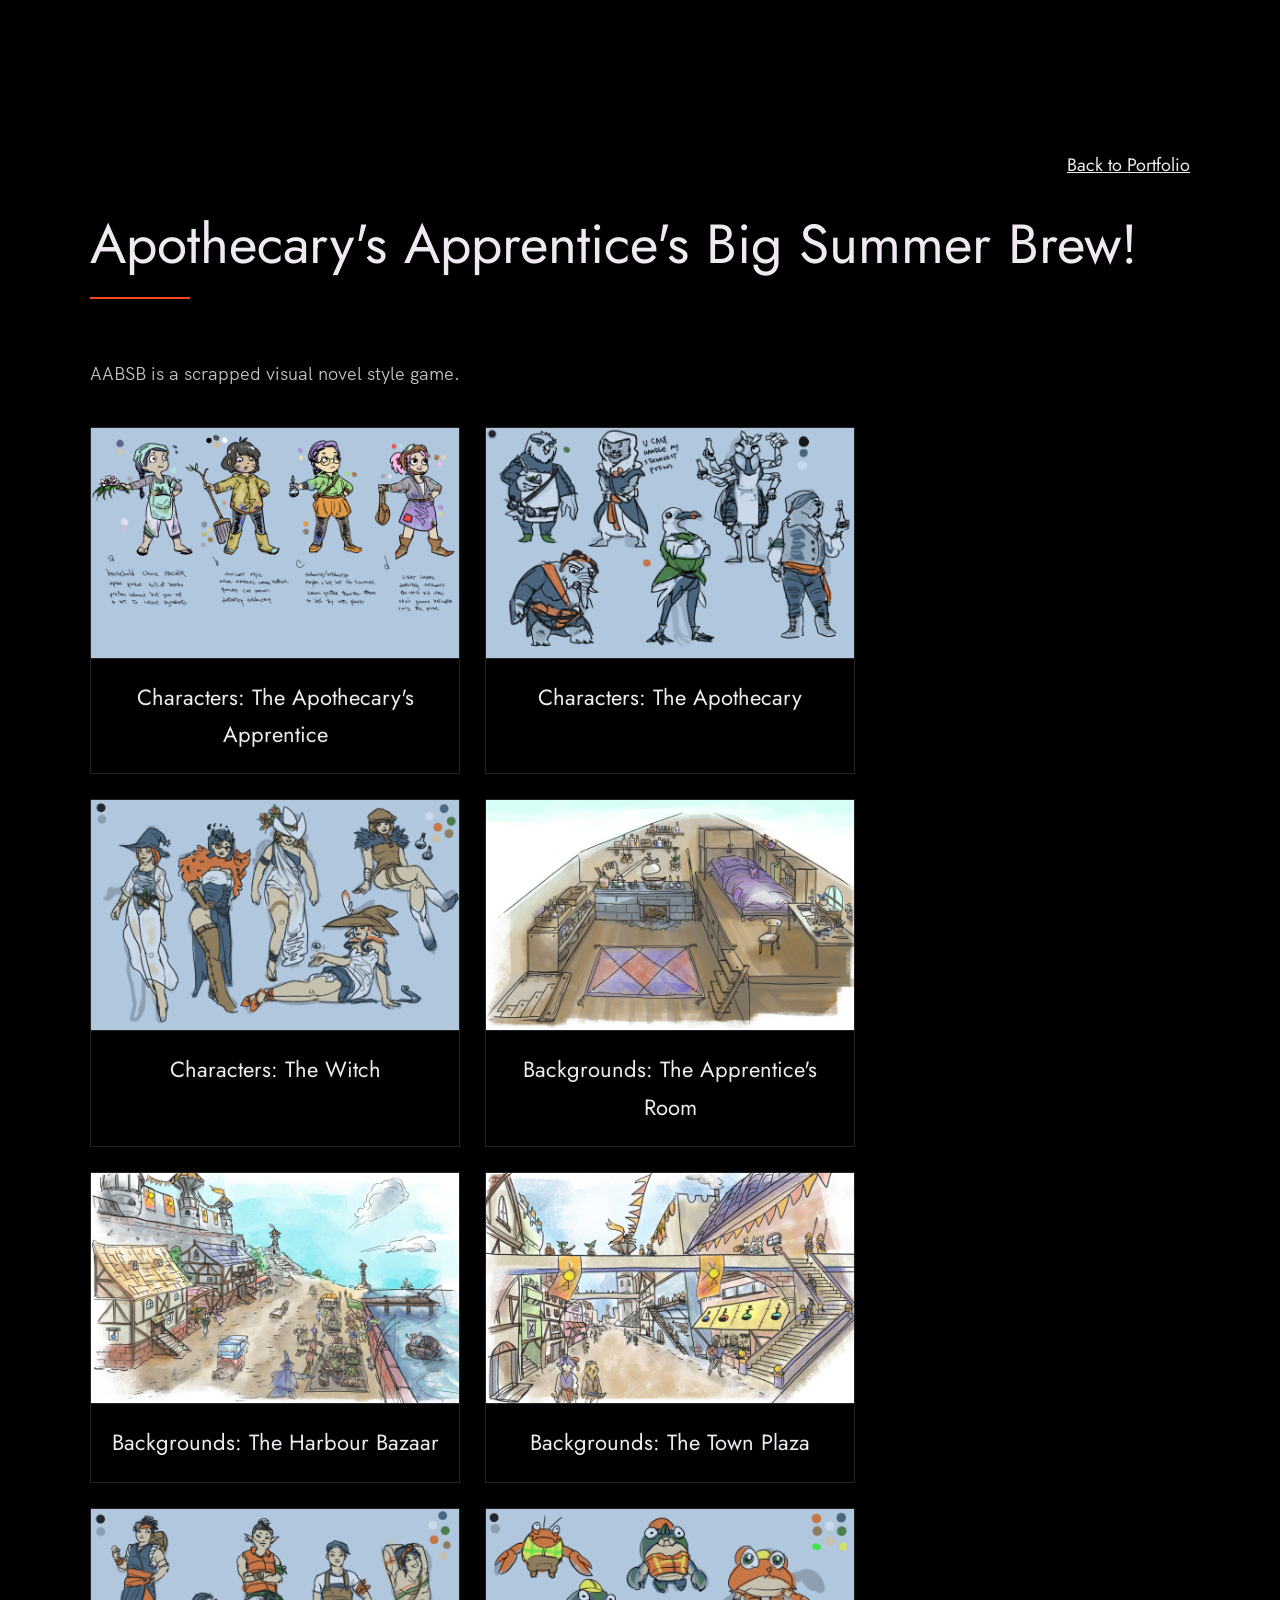
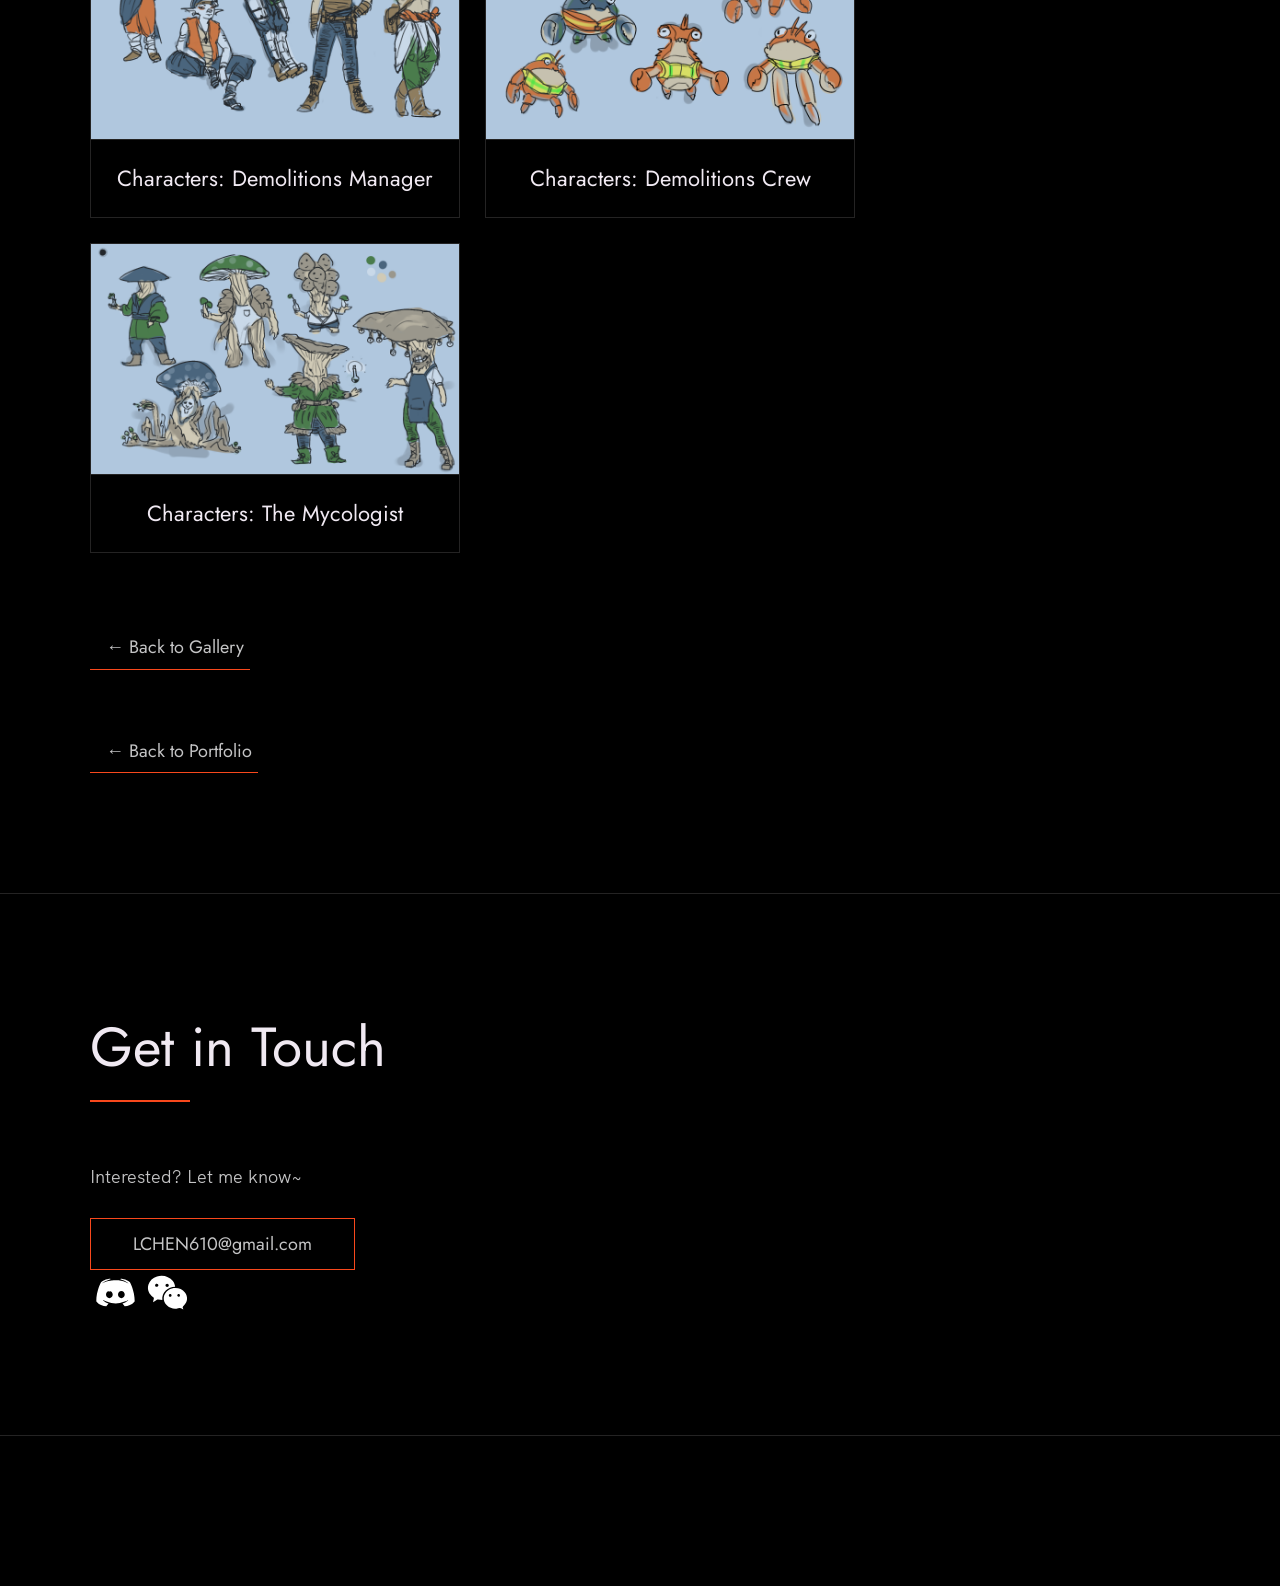
<file: aabsb.html>
<!--

    empty space for peace of mind

-->

<!DOCTYPE html>
<html lang="en">

<head>
    <meta charset="UTF-8" />
    <meta name="viewport" content="width=device-width, initial-scale=1.0" />
    <link rel="shortcut icon" type="image/png" href="./images/favicon.png" />

    <title>
        Leon Ru-Liang Chen | Artwork
    </title>

    <meta name="description" content="Artwork gallery of Leon Ru-Liang Chen.">
    <meta name="keywords" content="Leon Chen, artwork, illustration, character design, concept art" />
    <link rel="stylesheet" href="style.css" />
</head>

<body>


    <main role="main">

        <!-- ***** Simple Header ***** -->

        <section class="gallery-section" id="gallery">
            <div class="row">




                <!-- ***** Artwork Gallery ***** -->
                <nav class="nav" role="navigation">
                    <a href="index.html">Back to Portfolio</a>
                    </ul>
                </nav>
                <h2>Apothecary's Apprentice's Big Summer Brew!</h2>
                <p>AABSB is a scrapped visual novel style game.</p>

                <div class="gallery">

                    <div class="gallery-item">
                        <a target="_blank" href="./images/projects/gallery/aabsb/char_apprentice.png">
                            <img src="./images/projects/gallery/aabsb/char_apprentice.png" alt="The Apothecary's Apprentice">
                        </a>
                        <div class="desc">Characters: The Apothecary's Apprentice</div>
                    </div>

                    <div class="gallery-item">
                        <a target="_blank" href="./images/projects/gallery/aabsb/char_apothecary.png">
                            <img src="./images/projects/gallery/aabsb/char_apothecary.png" alt="The Apothecary">
                        </a>
                        <div class="desc">Characters: The Apothecary</div>
                    </div>

                    <div class="gallery-item">
                        <a target="_blank" href="./images/projects/gallery/aabsb/char_witch.png">
                            <img src="./images/projects/gallery/aabsb/char_witch.png" alt="The Witch">
                        </a>
                        <div class="desc">Characters: The Witch</div>
                    </div>

                    <div class="gallery-item">
                        <a target="_blank" href="./images/projects/gallery/aabsb/bg_room.png">
                            <img src="./images/projects/gallery/aabsb/bg_room.png" alt="The Apprentice's Room">
                        </a>
                        <div class="desc">Backgrounds: The Apprentice's Room</div>
                    </div>


                    <div class="gallery-item">
                        <a target="_blank" href="./images/projects/gallery/aabsb/bg_harbour.png">
                            <img src="./images/projects/gallery/aabsb/bg_harbour.png" alt="The Harbour">
                        </a>
                        <div class="desc">Backgrounds: The Harbour Bazaar</div>
                    </div>

                    <div class="gallery-item">
                        <a target="_blank" href="./images/projects/gallery/aabsb/bg_plaza.png">
                            <img src="./images/projects/gallery/aabsb/bg_plaza.png" alt="The Town Plaza">
                        </a>
                        <div class="desc">Backgrounds: The Town Plaza</div>
                    </div>

                    <div class="gallery-item">
                        <a target="_blank" href="./images/projects/gallery/aabsb/char_demolitions.png">
                            <img src="./images/projects/gallery/aabsb/char_demolitions.png" alt="Demolitions Manager">
                        </a>
                        <div class="desc">Characters: Demolitions Manager</div>
                    </div>

                    <div class="gallery-item">
                        <a target="_blank" href="./images/projects/gallery/aabsb/char_crab.png">
                            <img src="./images/projects/gallery/aabsb/char_crab.png" alt="Demolitions Crew">
                        </a>
                        <div class="desc">Characters: Demolitions Crew</div>
                    </div>

                    <div class="gallery-item">
                        <a target="_blank" href="./images/projects/gallery/aabsb/char_mycologist.png">
                            <img src="./images/projects/gallery/aabsb/char_mycologist.png" alt="The Mycologist">
                        </a>
                        <div class="desc">Characters: The Mycologist</div>
                    </div>


                    <!-- Add more artwork items here following the same pattern -->

                </div>

                <div class="project__links">
                    <a href="gallery.html#gallery" class="link__text">
                    <span>&larr;</span> Back to Gallery
                    </a>
                </div>

                <div class="project__links">
                    <a href="index.html#gallery" class="link__text">
                     <span>&larr;</span>  Back to Portfolio
                    </a>
                </div>

            </div>
        </section>

    </main>

    <!-- ***** Contact ***** -->

    <section class="contact" id="contact">
        <div class="row">
            <h2>Get in Touch</h2>
            <div class="contact__info">
                <p>
                    Interested? Let me know~
                </p>
                <a href="mailto:LCHEN610@gmail.com" class="btn">LCHEN610@gmail.com</a>

                <br>

                <a href="https://discord.com/users/313151250902417408" class="soc-icon" target="_blank" title="DM me on Discord">
                    <img src="./images/discord.svg" class="soc-icon__img" alt="Discord">
                </a>

                <a href="https://drive.google.com/file/d/1RKU5MowxjLIseKPr7pdMy1858zYE_E1R/view?usp=sharing" class="soc-icon" target="_blank" title="my WeChat QR">
                    <img src="./images/wechat.svg" class="soc-icon__img" alt="WeChat">
                </a>
            </div>
        </div>
    </section>

    <!-- ***** Footer ***** -->

    <footer role="contentinfo" class="footer">
        <div class="row">
            <ul class="footer__social-links">
            </ul>
        </div>
    </footer>

    <a href="#top" class="back-to-top" title="Back to Top">
        <img src="./images/arrow-up.svg" alt="Back to Top" class="back-to-top__image" />
    </a>
    <script src="./index.js"></script>
</body>

</html>
</file>
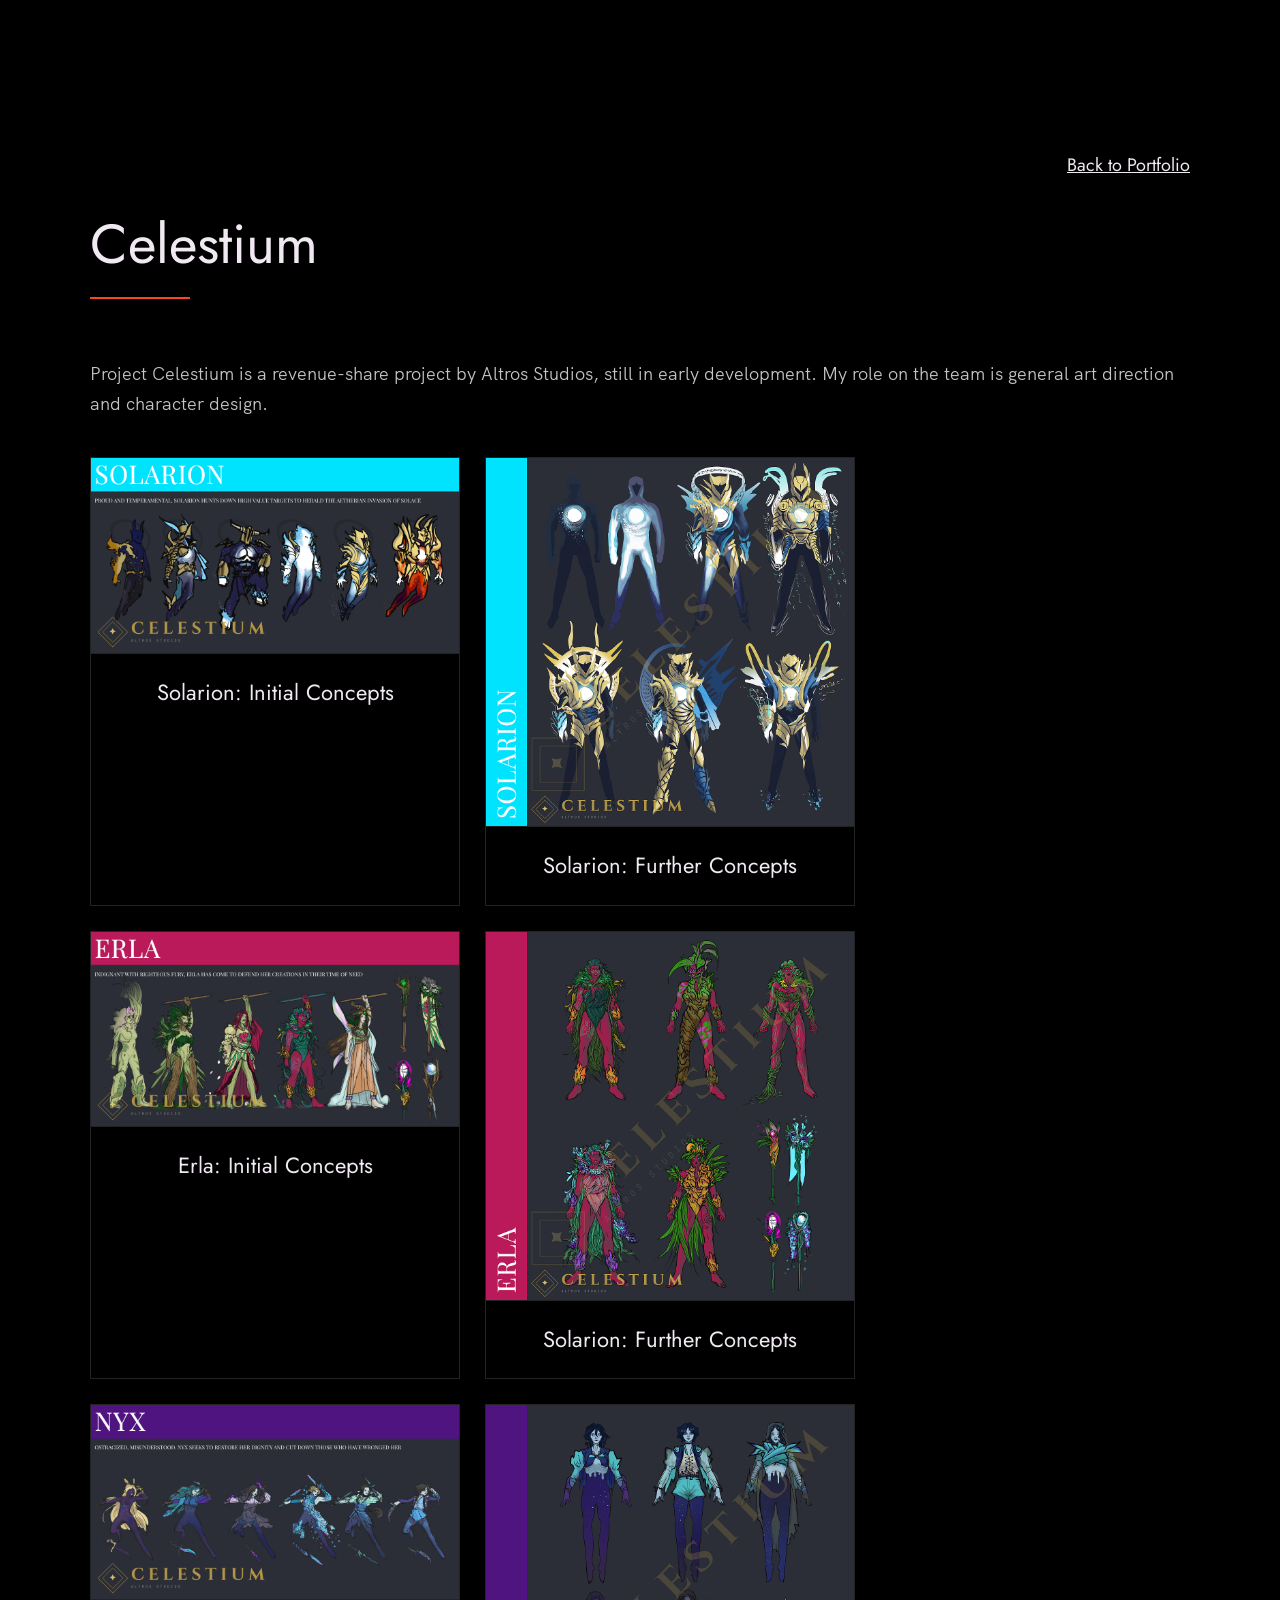
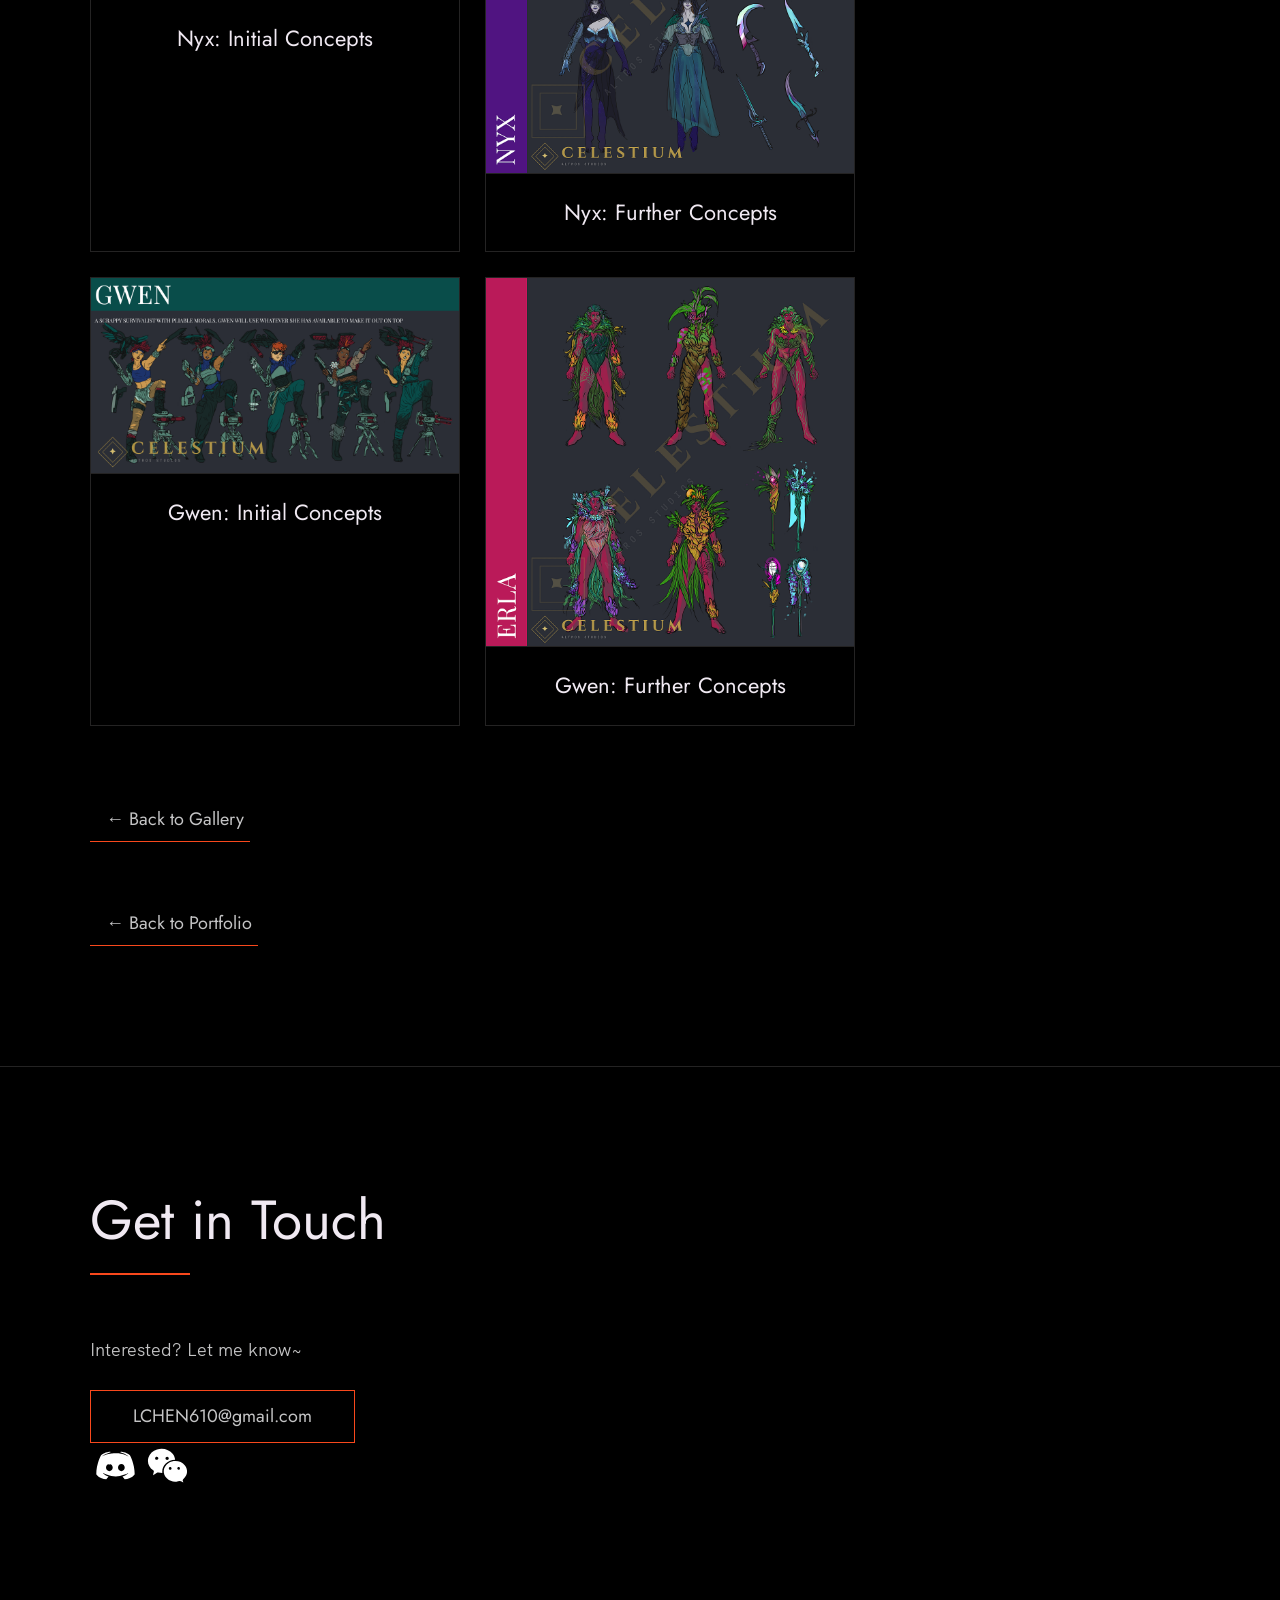
<file: celestium.html>
<!--

    empty space for peace of mind

-->

<!DOCTYPE html>
<html lang="en">

<head>
    <meta charset="UTF-8" />
    <meta name="viewport" content="width=device-width, initial-scale=1.0" />
    <link rel="shortcut icon" type="image/png" href="./images/favicon.png" />

    <title>
        Leon Ru-Liang Chen | Artwork
    </title>

    <meta name="description" content="Artwork gallery of Leon Ru-Liang Chen.">
    <meta name="keywords" content="Leon Chen, artwork, illustration, character design, concept art" />
    <link rel="stylesheet" href="style.css" />
</head>

<body>


    <main role="main">

        <!-- ***** Simple Header ***** -->

        <section class="gallery-section" id="gallery">
            <div class="row">




                <!-- ***** Artwork Gallery ***** -->
                <nav class="nav" role="navigation">
                    <a href="index.html">Back to Portfolio</a>
                    </ul>
                </nav>

                <h2>Celestium</h2>
                <p>Project Celestium is a revenue-share project by Altros Studios, still in early development. My role on the team is general art direction and character design.</p>

                <div class="gallery">

                    <div class="gallery-item">
                        <a target="_blank" href="./images/projects/gallery/celestium/solarion_1.png">
                            <img src="./images/projects/gallery/celestium/solarion_1.png" alt="Solarion">
                        </a>
                        <div class="desc">Solarion: Initial Concepts</div>
                    </div>

                    <div class="gallery-item">
                        <a target="_blank" href="./images/projects/gallery/celestium/solarion_2.png">
                            <img src="./images/projects/gallery/celestium/solarion_2.png" alt="Solarion 2">
                        </a>
                        <div class="desc">Solarion: Further Concepts</div>
                    </div>

                    <div class="gallery-item">
                        <a target="_blank" href="./images/projects/gallery/celestium/erla_1.png">
                            <img src="./images/projects/gallery/celestium/erla_1.png" alt="Erla">
                        </a>
                        <div class="desc">Erla: Initial Concepts</div>
                    </div>

                    <div class="gallery-item">
                        <a target="_blank" href="./images/projects/gallery/celestium/erla_2.png">
                            <img src="./images/projects/gallery/celestium/erla_2.png" alt="Erla 2">
                        </a>
                        <div class="desc">Solarion: Further Concepts</div>
                    </div>


                    <div class="gallery-item">
                        <a target="_blank" href="./images/projects/gallery/celestium/nyx_1.png">
                            <img src="./images/projects/gallery/celestium/nyx_1.png" alt="Nyx">
                        </a>
                        <div class="desc">Nyx: Initial Concepts</div>
                    </div>

                    <div class="gallery-item">
                        <a target="_blank" href="./images/projects/gallery/celestium/nyx_2.png">
                            <img src="./images/projects/gallery/celestium/nyx_2.png" alt="Nyx 2">
                        </a>
                        <div class="desc">Nyx: Further Concepts</div>
                    </div>


                    <div class="gallery-item">
                        <a target="_blank" href="./images/projects/gallery/celestium/gwen_1.png">
                            <img src="./images/projects/gallery/celestium/gwen_1.png" alt="Gwen">
                        </a>
                        <div class="desc">Gwen: Initial Concepts</div>
                    </div>

                    <div class="gallery-item">
                        <a target="_blank" href="./images/projects/gallery/celestium/erla_2.png">
                            <img src="./images/projects/gallery/celestium/erla_2.png" alt="Erla 2">
                        </a>
                        <div class="desc">Gwen: Further Concepts</div>
                    </div>



                    <!-- Add more artwork items here following the same pattern -->

                </div>


                <div class="project__links">
                    <a href="gallery.html#gallery" class="link__text">
                        <span>&larr;</span> Back to Gallery
                    </a>
                </div>

                <div class="project__links">
                    <a href="index.html#gallery" class="link__text">
                        <span>&larr;</span>  Back to Portfolio
                    </a>
                </div>

            </div>
        </section>

    </main>

    <!-- ***** Contact ***** -->

    <section class="contact" id="contact">
        <div class="row">
            <h2>Get in Touch</h2>
            <div class="contact__info">
                <p>
                    Interested? Let me know~
                </p>
                <a href="mailto:LCHEN610@gmail.com" class="btn">LCHEN610@gmail.com</a>

                <br>

                <a href="https://discord.com/users/313151250902417408" class="soc-icon" target="_blank" title="DM me on Discord">
                    <img src="./images/discord.svg" class="soc-icon__img" alt="Discord">
                </a>

                <a href="https://drive.google.com/file/d/1RKU5MowxjLIseKPr7pdMy1858zYE_E1R/view?usp=sharing" class="soc-icon" target="_blank" title="my WeChat QR">
                    <img src="./images/wechat.svg" class="soc-icon__img" alt="WeChat">
                </a>
            </div>
        </div>
    </section>

    <!-- ***** Footer ***** -->

    <footer role="contentinfo" class="footer">
        <div class="row">
            <ul class="footer__social-links">
            </ul>
        </div>
    </footer>

    <a href="#top" class="back-to-top" title="Back to Top">
        <img src="./images/arrow-up.svg" alt="Back to Top" class="back-to-top__image" />
    </a>
    <script src="./index.js"></script>
</body>

</html>
</file>
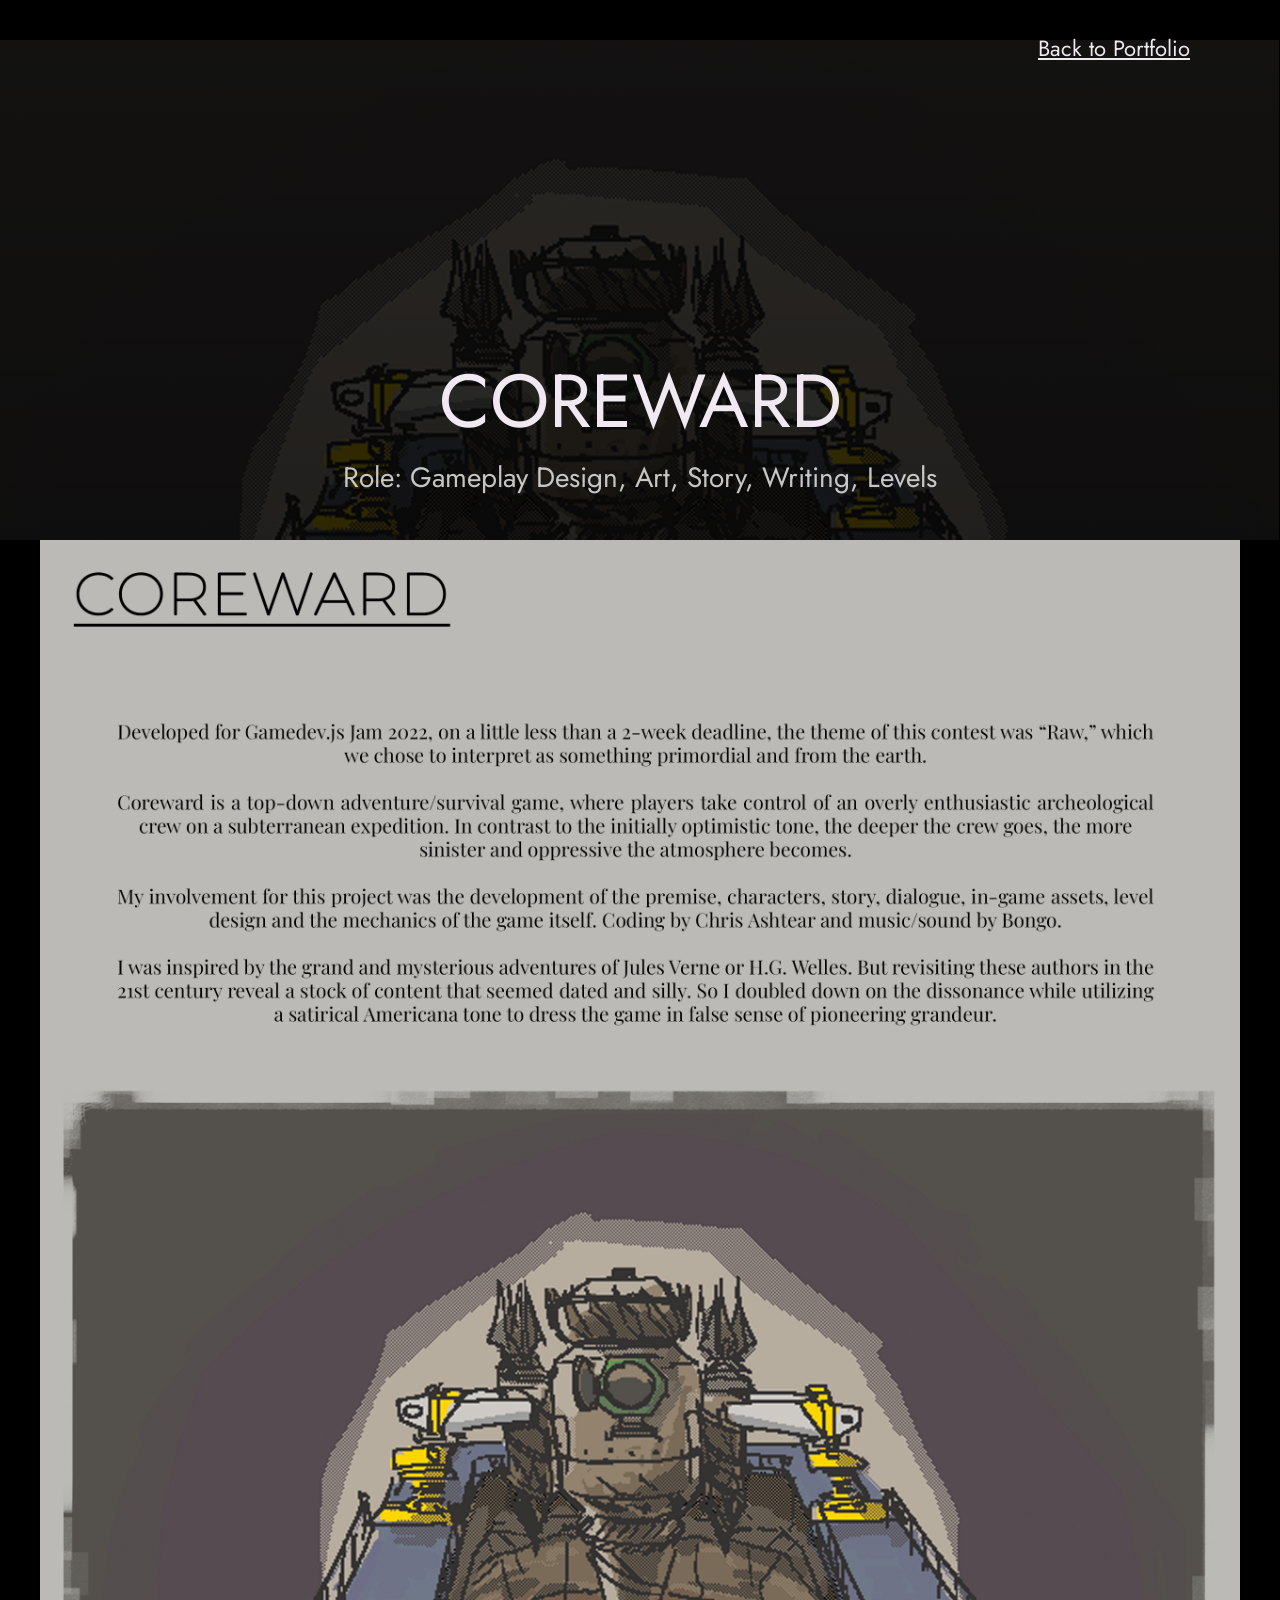
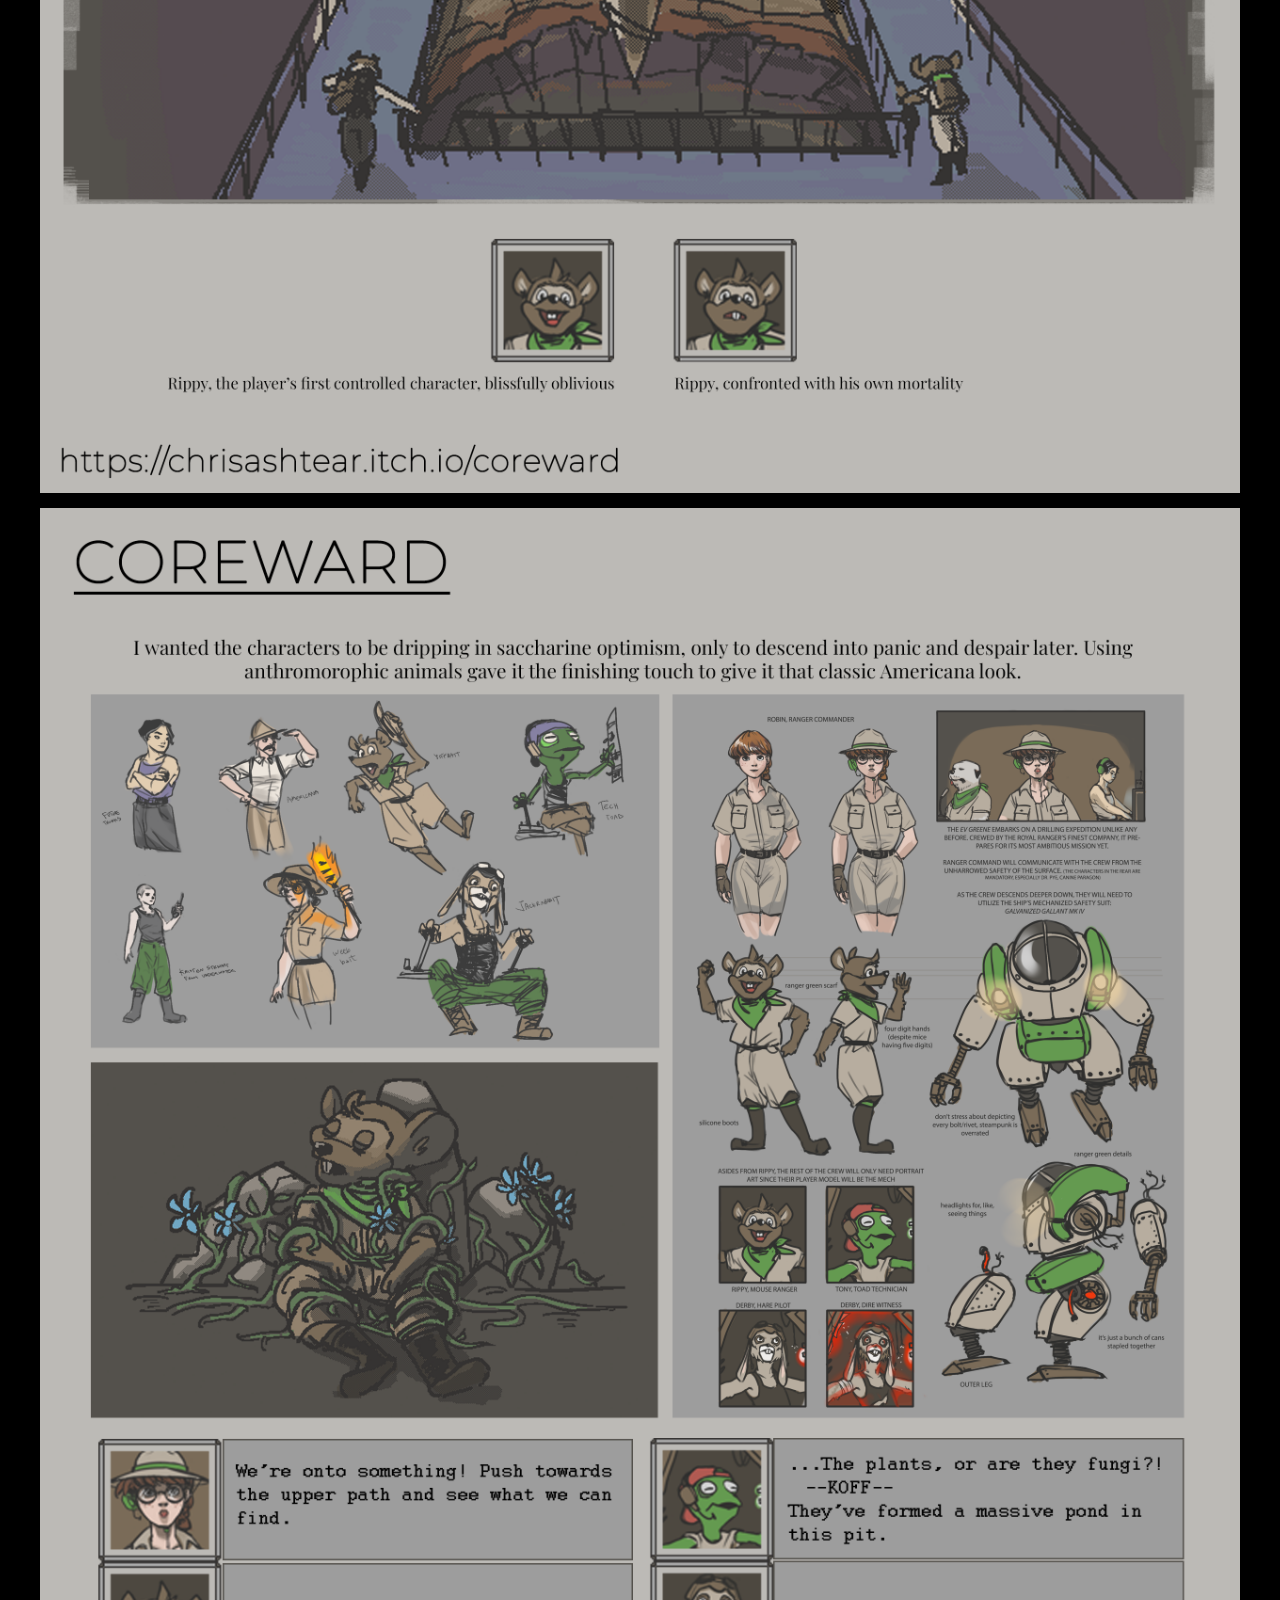
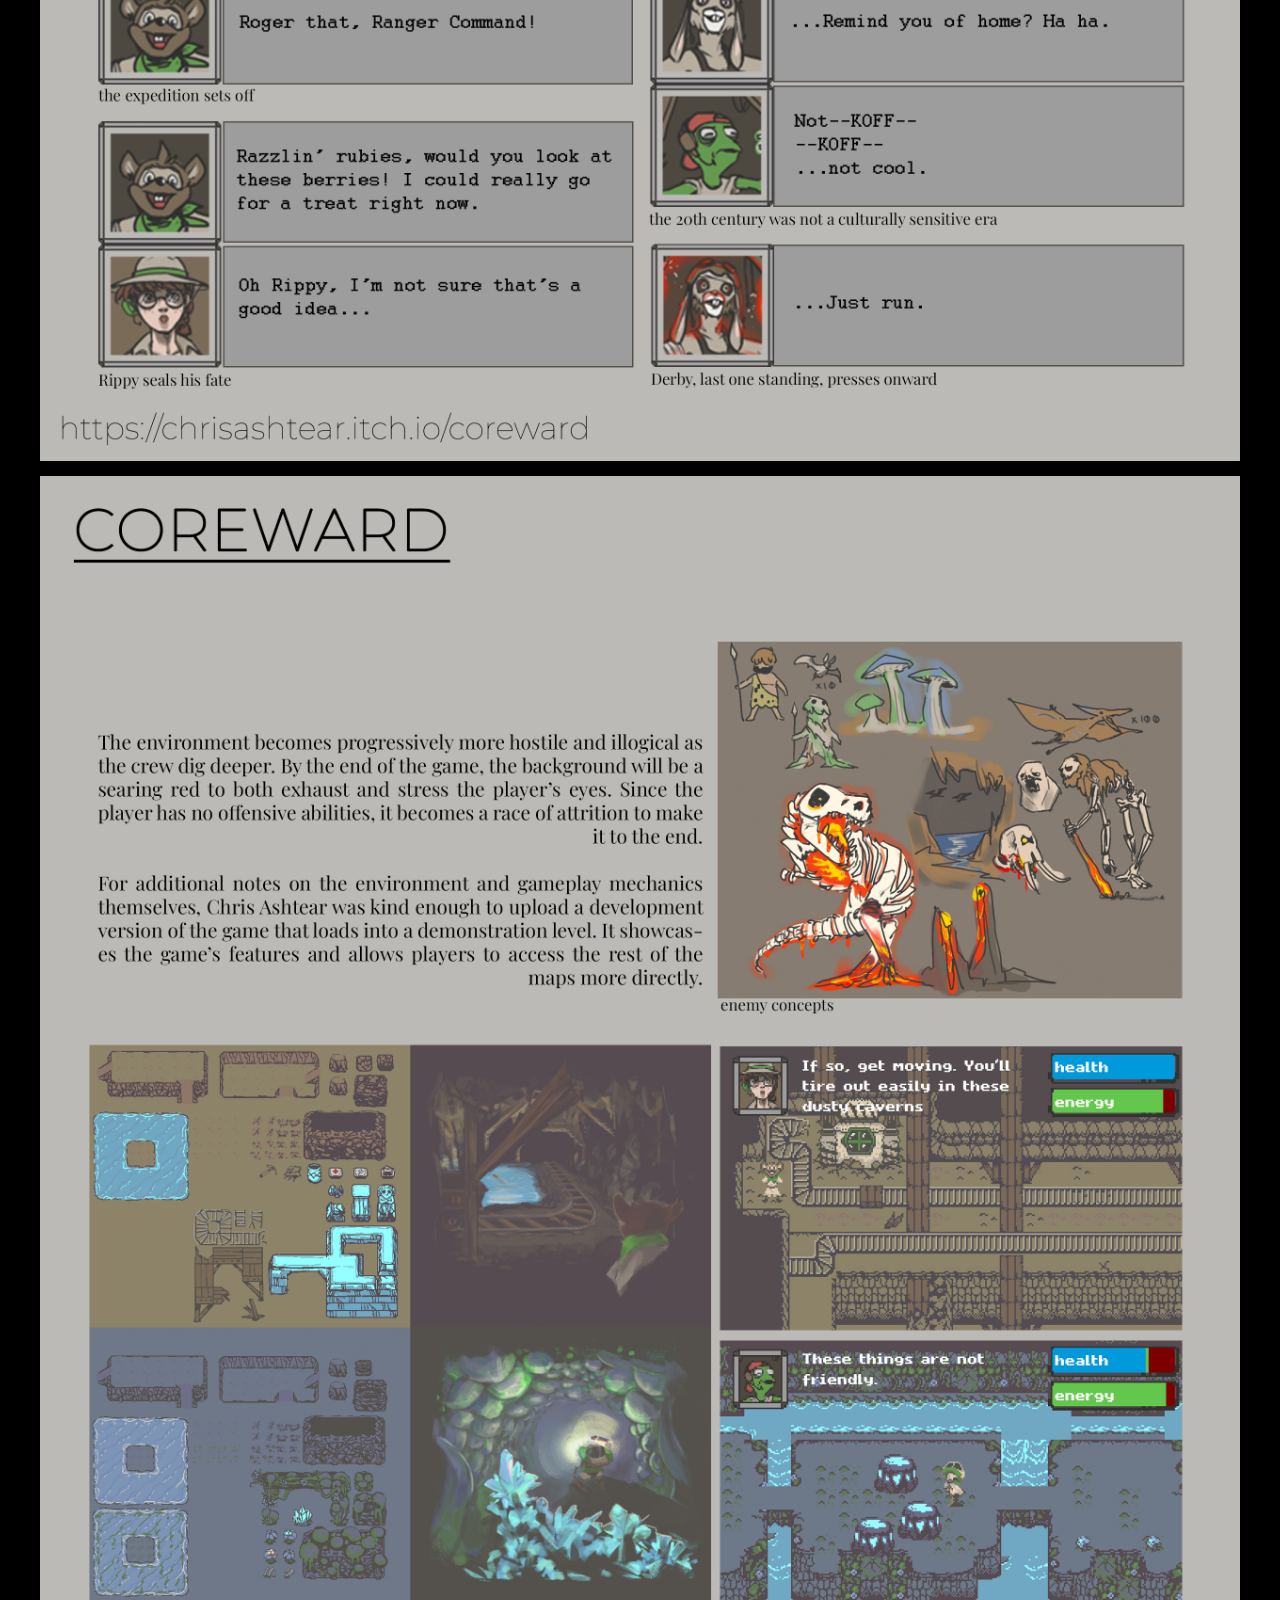
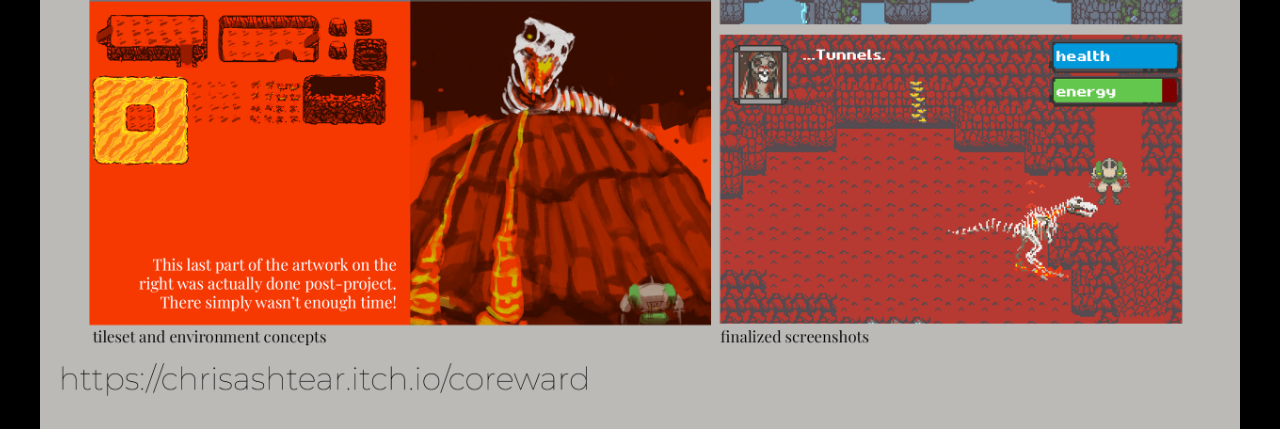
<file: coreward.html>
<!DOCTYPE html>
<html lang="en">

<head>
    <meta charset="UTF-8" />
    <meta name="viewport" content="width=device-width, initial-scale=1.0" />
    <link rel="shortcut icon" type="image/png" href="./images/favicon.png" />

    <!-- Put your site title here -->
    <title>
        COREWARD
    </title>

    <meta name="description" content="Add small description of yourslef.">
    <!-- Add some coding keywords below, Ex: (React, CSS etc) -->
    <meta name="keywords" content="Put your name, skills and some coding keywords" />
    <link rel="stylesheet" href="style.css" />
</head>

<body>

    <!-- ***** Header ***** -->

    <header class="project-header" role="banner" id="top" style="--header-image:url('./images/projects/coreward/coreward_header.png');">
        <div class="row">
            <nav class="nav" role="navigation">
                <a href="index.html">Back to Portfolio</a>
            </nav>
        </div>

        <div class="header__text" style="left: 50%; transform: translate(-50%, -50%); text-align: center; width: 100%;">
            <h1 class="heading-primary">
                <span>COREWARD</span>
            </h1>
            <p style="text-align: center !important; width: 100%; margin-left: auto; margin-right: auto; display: block;">
                Role: Gameplay Design, Art, Story, Writing, Levels
            </p>
        </div>

    </header>

    <div class="port-slider">


        <img src="./images/projects/coreward/coreward1.png" class="project__image" />

        <img src="./images/projects/coreward/coreward2.png" class="project__image" />

        <img src="./images/projects/coreward/coreward3.png" class="project__image" />


    </div>




    <a href="#top" class="back-to-top" title="Back to Top">
        <img src="./images/arrow-up.svg" alt="Back to Top" class="back-to-top__image" />
    </a>
    <script src="./index.js"></script>


</body>







</html>
</file>
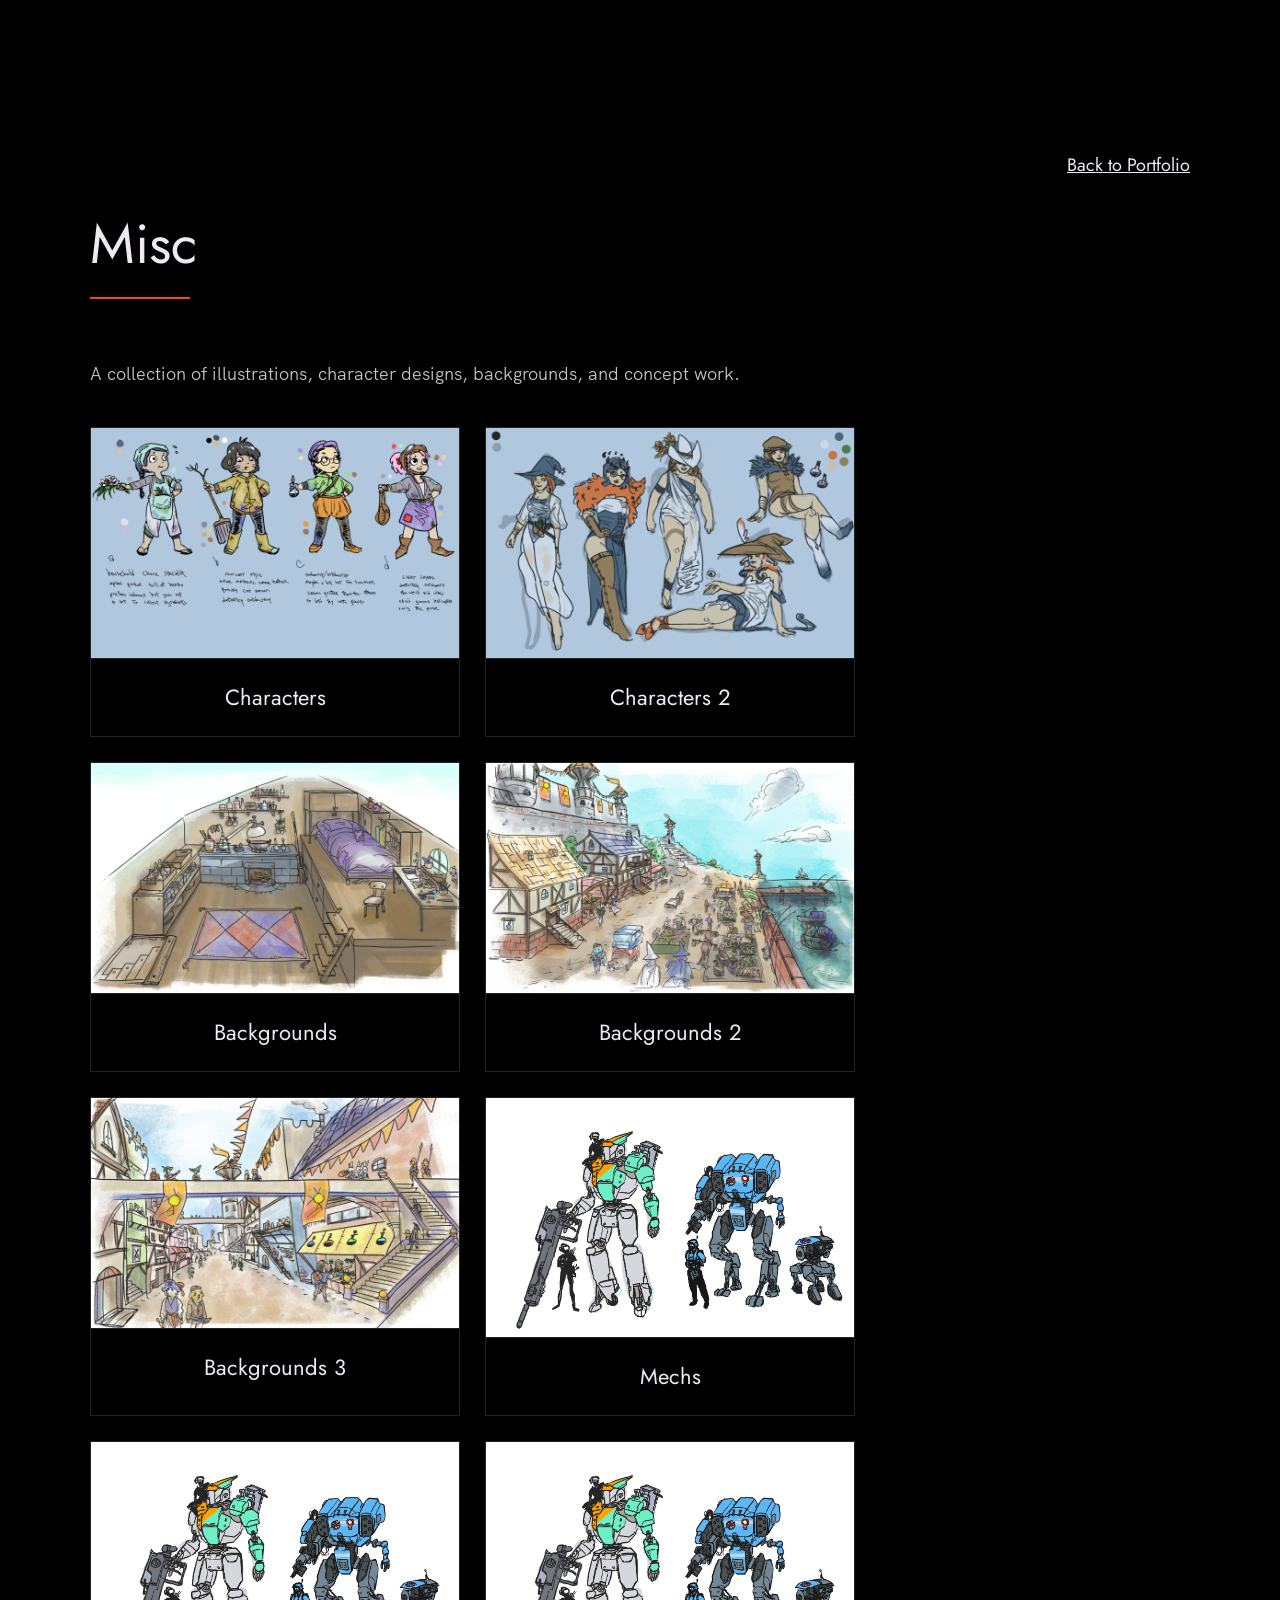
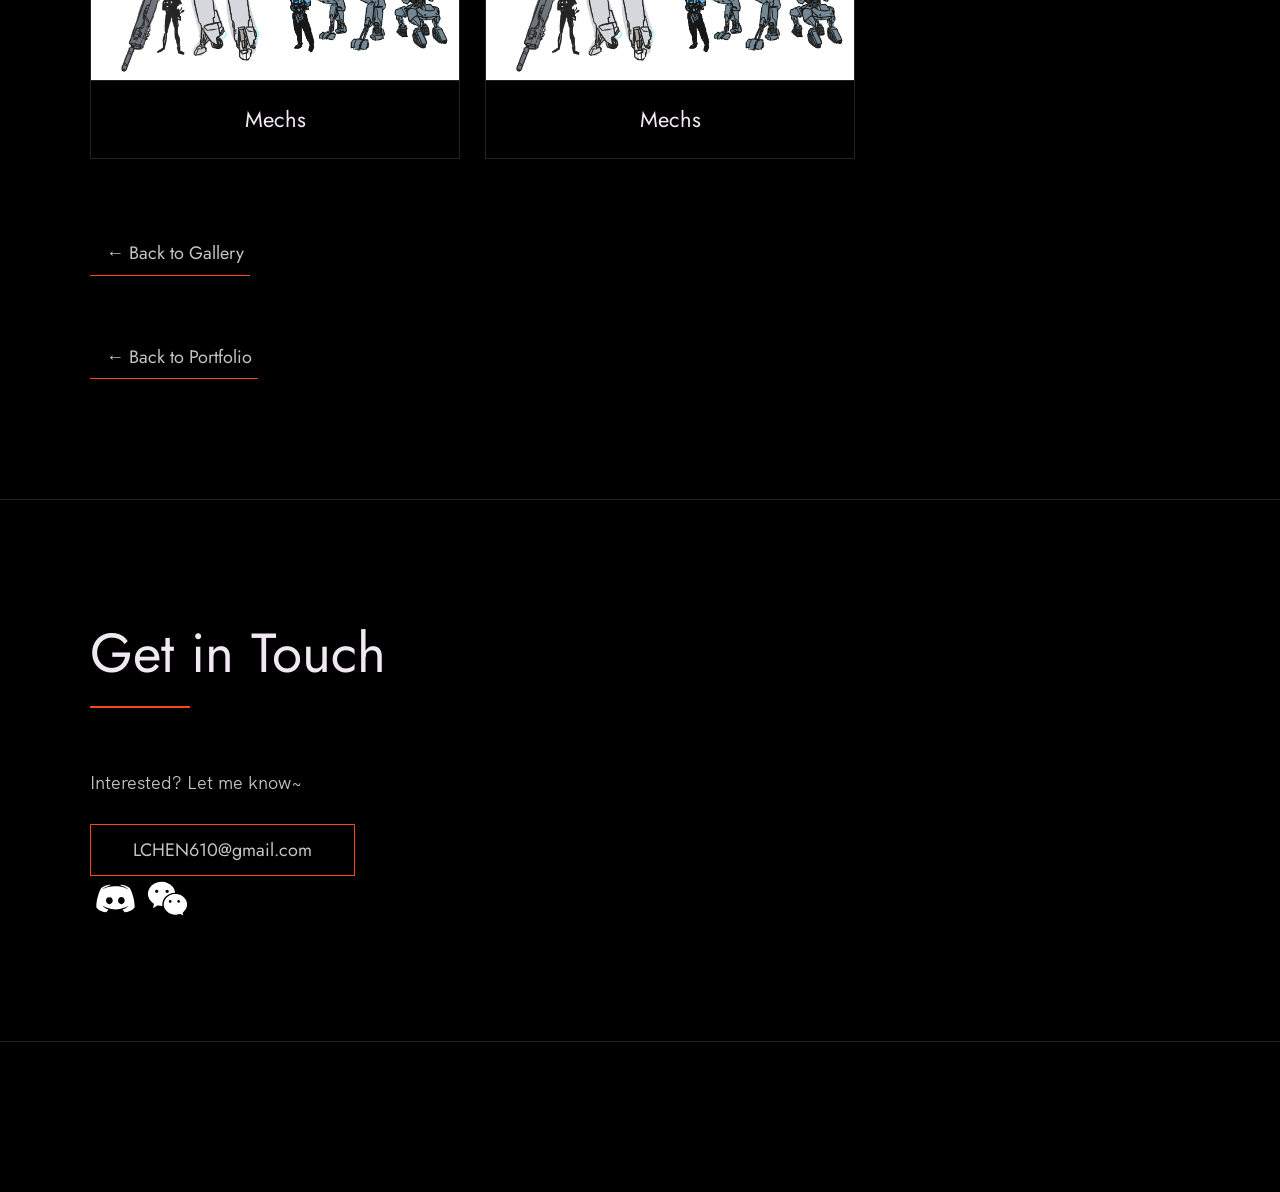
<file: gallery-sub-template.html>
<!--

    empty space for peace of mind

-->

<!DOCTYPE html>
<html lang="en">

<head>
    <meta charset="UTF-8" />
    <meta name="viewport" content="width=device-width, initial-scale=1.0" />
    <link rel="shortcut icon" type="image/png" href="./images/favicon.png" />

    <title>
        Leon Ru-Liang Chen | Artwork
    </title>

    <meta name="description" content="Artwork gallery of Leon Ru-Liang Chen.">
    <meta name="keywords" content="Leon Chen, artwork, illustration, character design, concept art" />
    <link rel="stylesheet" href="style.css" />
</head>

<body>


    <main role="main">

        <!-- ***** Simple Header ***** -->

        <section class="gallery-section" id="gallery">
            <div class="row">




                <!-- ***** Artwork Gallery ***** -->
                <nav class="nav" role="navigation">
                    <a href="index.html">Back to Portfolio</a>
                    </ul>
                </nav>
                <h2>Misc</h2>
                <p>A collection of illustrations, character designs, backgrounds, and concept work.</p>

                <div class="gallery">

                    <div class="gallery-item">
                        <a target="_blank" href="./images/Characters.png">
                            <img src="./images/Characters.png" alt="Characters">
                        </a>
                        <div class="desc">Characters</div>
                    </div>

                    <div class="gallery-item">
                        <a target="_blank" href="./images/Characters_2.png">
                            <img src="./images/Characters_2.png" alt="Characters 2">
                        </a>
                        <div class="desc">Characters 2</div>
                    </div>

                    <div class="gallery-item">
                        <a target="_blank" href="./images/Backgrounds.png">
                            <img src="./images/Backgrounds.png" alt="Backgrounds">
                        </a>
                        <div class="desc">Backgrounds</div>
                    </div>

                    <div class="gallery-item">
                        <a target="_blank" href="./images/Backgrounds_2.png">
                            <img src="./images/Backgrounds_2.png" alt="Backgrounds 2">
                        </a>
                        <div class="desc">Backgrounds 2</div>
                    </div>

                    <div class="gallery-item">
                        <a target="_blank" href="./images/Backgrounds_3.png">
                            <img src="./images/Backgrounds_3.png" alt="Backgrounds 3">
                        </a>
                        <div class="desc">Backgrounds 3</div>
                    </div>

                    <div class="gallery-item">
                        <a target="_blank" href="./images/Mechs.png">
                            <img src="./images/Mechs.png" alt="Mechs">
                        </a>
                        <div class="desc">Mechs</div>
                    </div>

                    <div class="gallery-item">
                        <a target="_blank" href="./images/Mechs.png">
                            <img src="./images/Mechs.png" alt="Mechs">
                        </a>
                        <div class="desc">Mechs</div>
                    </div>


                    <div class="gallery-item">
                        <a target="_blank" href="./images/Mechs.png">
                            <img src="./images/Mechs.png" alt="Mechs">
                        </a>
                        <div class="desc">Mechs</div>
                    </div>


                    <!-- Add more artwork items here following the same pattern -->

                </div>

                <div class="project__links">
                    <a href="gallery.html#gallery" class="link__text">
                        <span>&larr;</span> Back to Gallery
                    </a>
                </div>

                <div class="project__links">
                    <a href="index.html#gallery" class="link__text">
                        <span>&larr;</span>  Back to Portfolio
                    </a>
                </div>
            </div>
        </section>

    </main>

    <!-- ***** Contact ***** -->

    <section class="contact" id="contact">
        <div class="row">
            <h2>Get in Touch</h2>
            <div class="contact__info">
                <p>
                    Interested? Let me know~
                </p>
                <a href="mailto:LCHEN610@gmail.com" class="btn">LCHEN610@gmail.com</a>

                <br>

                <a href="https://discord.com/users/313151250902417408" class="soc-icon" target="_blank" title="DM me on Discord">
                    <img src="./images/discord.svg" class="soc-icon__img" alt="Discord">
                </a>

                <a href="https://drive.google.com/file/d/1RKU5MowxjLIseKPr7pdMy1858zYE_E1R/view?usp=sharing" class="soc-icon" target="_blank" title="my WeChat QR">
                    <img src="./images/wechat.svg" class="soc-icon__img" alt="WeChat">
                </a>
            </div>
        </div>
    </section>

    <!-- ***** Footer ***** -->

    <footer role="contentinfo" class="footer">
        <div class="row">
            <ul class="footer__social-links">
            </ul>
        </div>
    </footer>

    <a href="#top" class="back-to-top" title="Back to Top">
        <img src="./images/arrow-up.svg" alt="Back to Top" class="back-to-top__image" />
    </a>
    <script src="./index.js"></script>
</body>

</html>
</file>
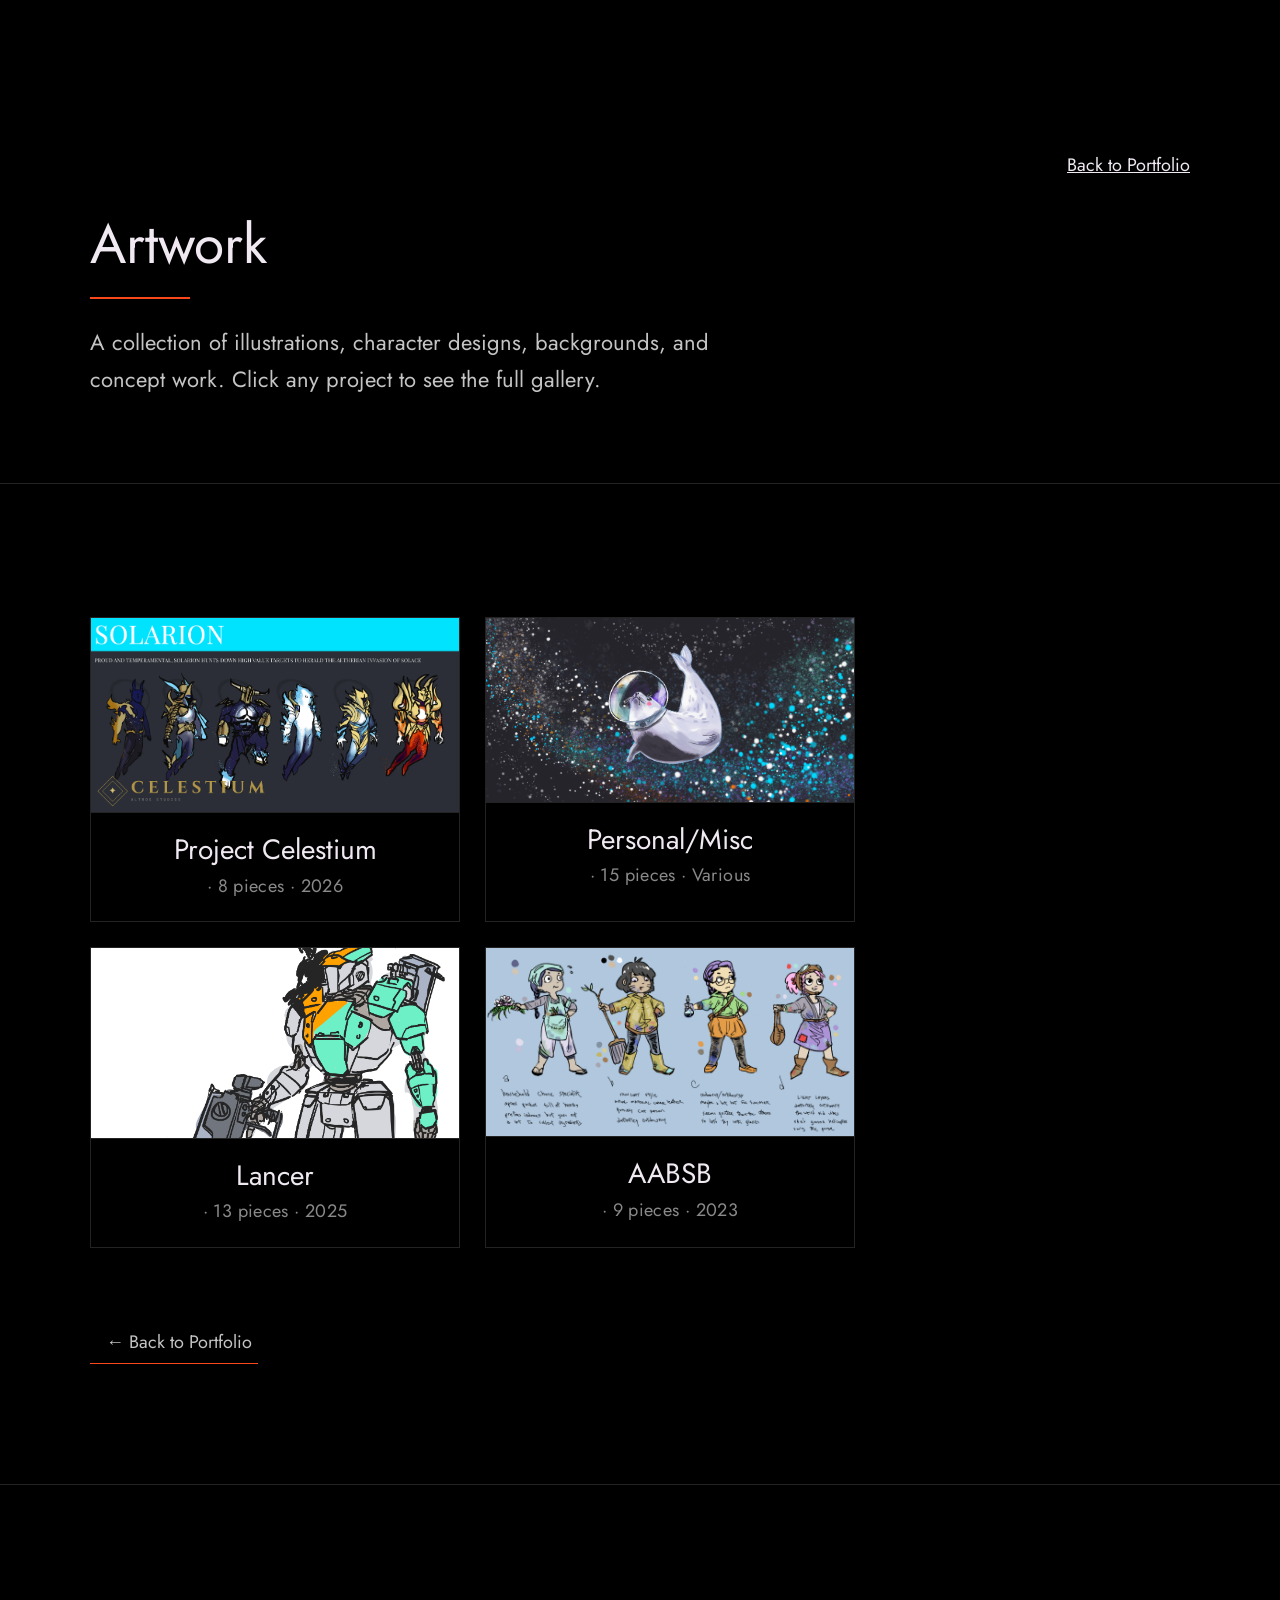
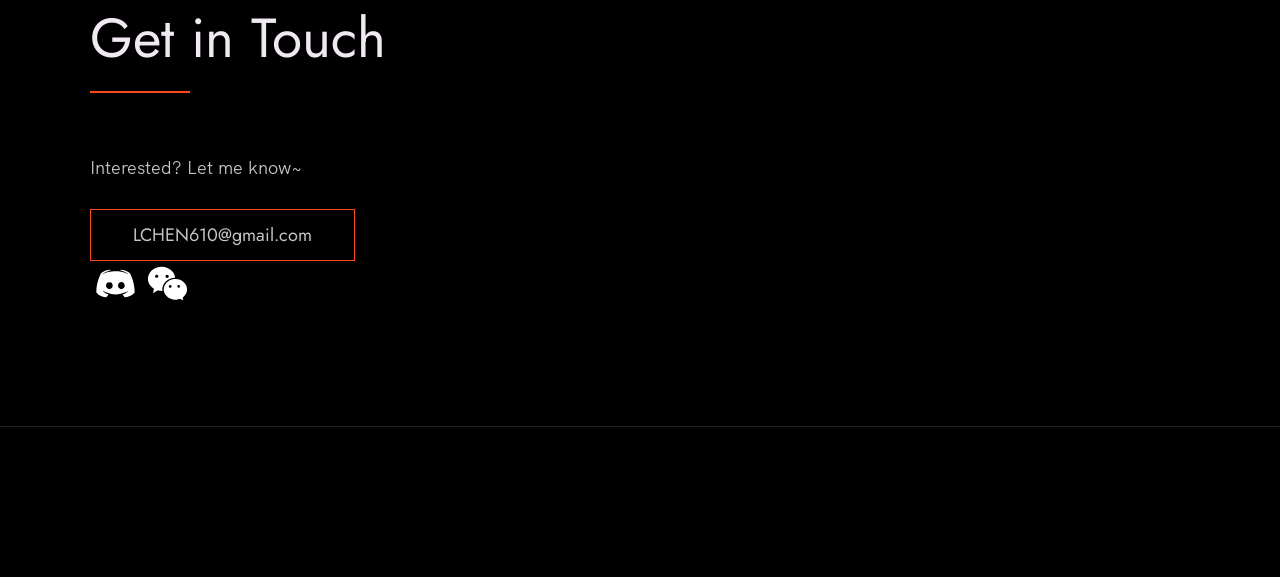
<file: gallery.html>
<!--

    empty space for peace of mind

-->

<!DOCTYPE html>
<html lang="en">

<head>
    <meta charset="UTF-8" />
    <meta name="viewport" content="width=device-width, initial-scale=1.0" />
    <link rel="shortcut icon" type="image/png" href="./images/favicon.png" />

    <title>
        Leon Ru-Liang Chen | Artwork
    </title>

    <meta name="description" content="Artwork index of Leon Ru-Liang Chen.">
    <meta name="keywords" content="Leon Chen, artwork, illustration, character design, concept art" />
    <link rel="stylesheet" href="style.css" />
</head>

<body>

    <!-- ***** Page Banner ***** -->


        <header class="page-banner" role="banner" id="top">
            <div class="row">
                <nav class="nav" role="navigation">
                    <a href="index.html">Back to Portfolio</a>
                    </ul>
                </nav>
            </div>
            <div class="row">
                <h1>Artwork</h1>
                <p>A collection of illustrations, character designs, backgrounds, and concept work. Click any project to see the full gallery.</p>
            </div>
        </header>

        <main role="main">

            <!-- ***** Artwork Index ***** -->

            <section class="gallery-section" id="gallery">
                <div class="row">

                    <div class="gallery">

                        <!-- Each card links out to a dedicated project gallery page -->

                        <div class="gallery-item">
                            <a href="celestium.html">
                                <img src="./images/projects/gallery/celestium_thumb.png" alt="Celestium">
                                <div class="desc">
                                    <span class="desc__title">Project Celestium</span>
                                    <span class="desc__meta">&middot; 8 pieces  &middot; 2026</span>
                                </div>
                            </a>
                        </div>


                        <div class="gallery-item">
                            <a href="personal.html">
                                <img src="./images/projects/gallery/personal_thumb.png" alt="personal">
                                <div class="desc">
                                    <span class="desc__title">Personal/Misc</span>
                                    <span class="desc__meta">&middot; 15 pieces &middot; Various</span>
                                </div>
                            </a>
                        </div>

                        <div class="gallery-item">
                            <a href="lancer.html">
                                <img src="./images/projects/gallery/lancer_thumb.png" alt="lancer">
                                <div class="desc">
                                    <span class="desc__title">Lancer</span>
                                    <span class="desc__meta">&middot; 13 pieces &middot; 2025</span>
                                </div>
                            </a>
                        </div>

                        <div class="gallery-item">
                            <a href="aabsb.html">
                                <img src="./images/projects/gallery/aabsb_thumb.png" alt="AABSB">
                                <div class="desc">
                                    <span class="desc__title">AABSB</span>
                                    <span class="desc__meta">&middot; 9 pieces &middot; 2023</span>
                                </div>
                            </a>
                        </div>







                        <!-- Add more project gallery links here following the same pattern -->

                    </div>

                    <div class="project__links">
                        <a href="index.html" class="link__text">
                            <span>&larr;</span>   Back to Portfolio
                        </a>
                    </div>

                </div>
            </section>

        </main>

        <!-- ***** Contact ***** -->

        <section class="contact" id="contact">
            <div class="row">
                <h2>Get in Touch</h2>
                <div class="contact__info">
                    <p>
                        Interested? Let me know~
                    </p>
                    <a href="mailto:LCHEN610@gmail.com" class="btn">LCHEN610@gmail.com</a>

                    <br>

                    <a href="https://discord.com/users/313151250902417408" class="soc-icon" target="_blank" title="DM me on Discord">
                        <img src="./images/discord.svg" class="soc-icon__img" alt="Discord">
                    </a>

                    <a href="https://drive.google.com/file/d/1RKU5MowxjLIseKPr7pdMy1858zYE_E1R/view?usp=sharing" class="soc-icon" target="_blank" title="my WeChat QR">
                        <img src="./images/wechat.svg" class="soc-icon__img" alt="WeChat">
                    </a>
                </div>
            </div>
        </section>

        <!-- ***** Footer ***** -->

        <footer role="contentinfo" class="footer">
            <div class="row">
                <ul class="footer__social-links">
                </ul>
            </div>
        </footer>

        <a href="#top" class="back-to-top" title="Back to Top">
            <img src="./images/arrow-up.svg" alt="Back to Top" class="back-to-top__image" />
        </a>
        <script src="./index.js"></script>
</body>

</html>
</file>
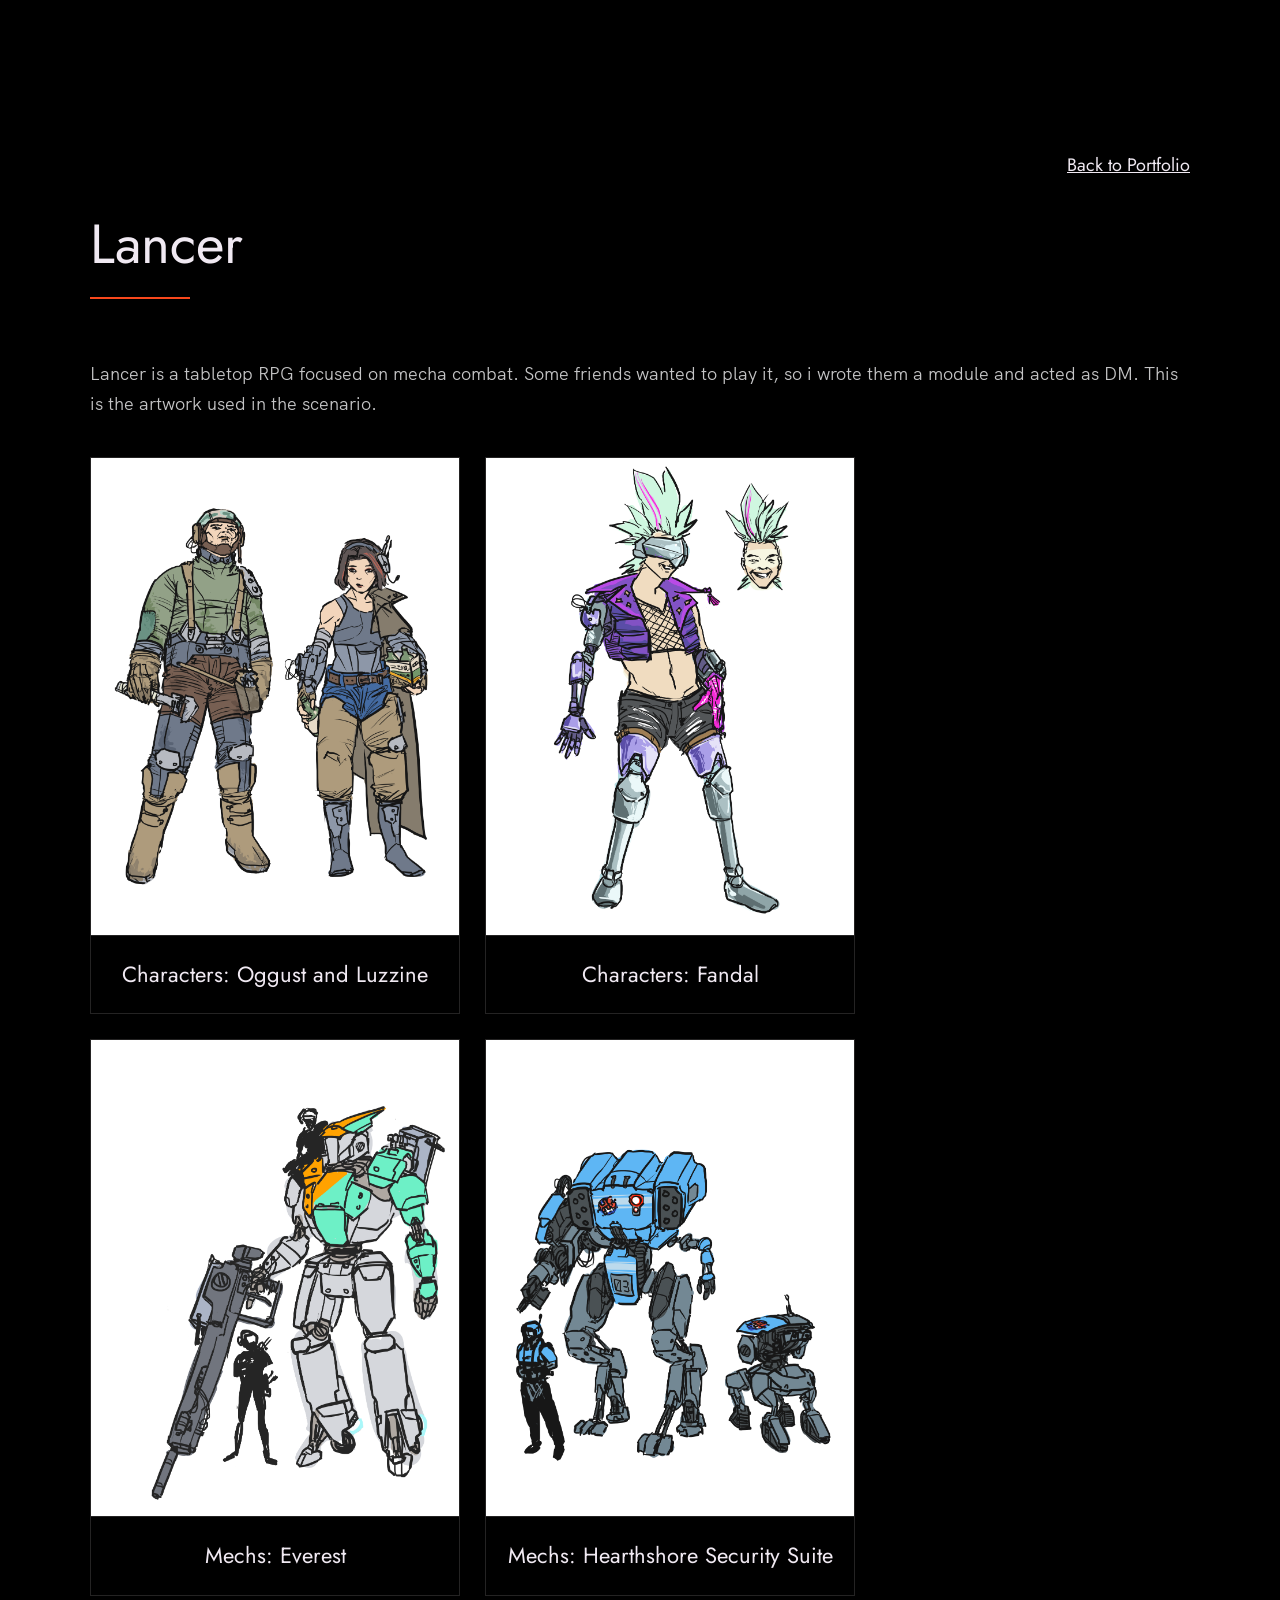
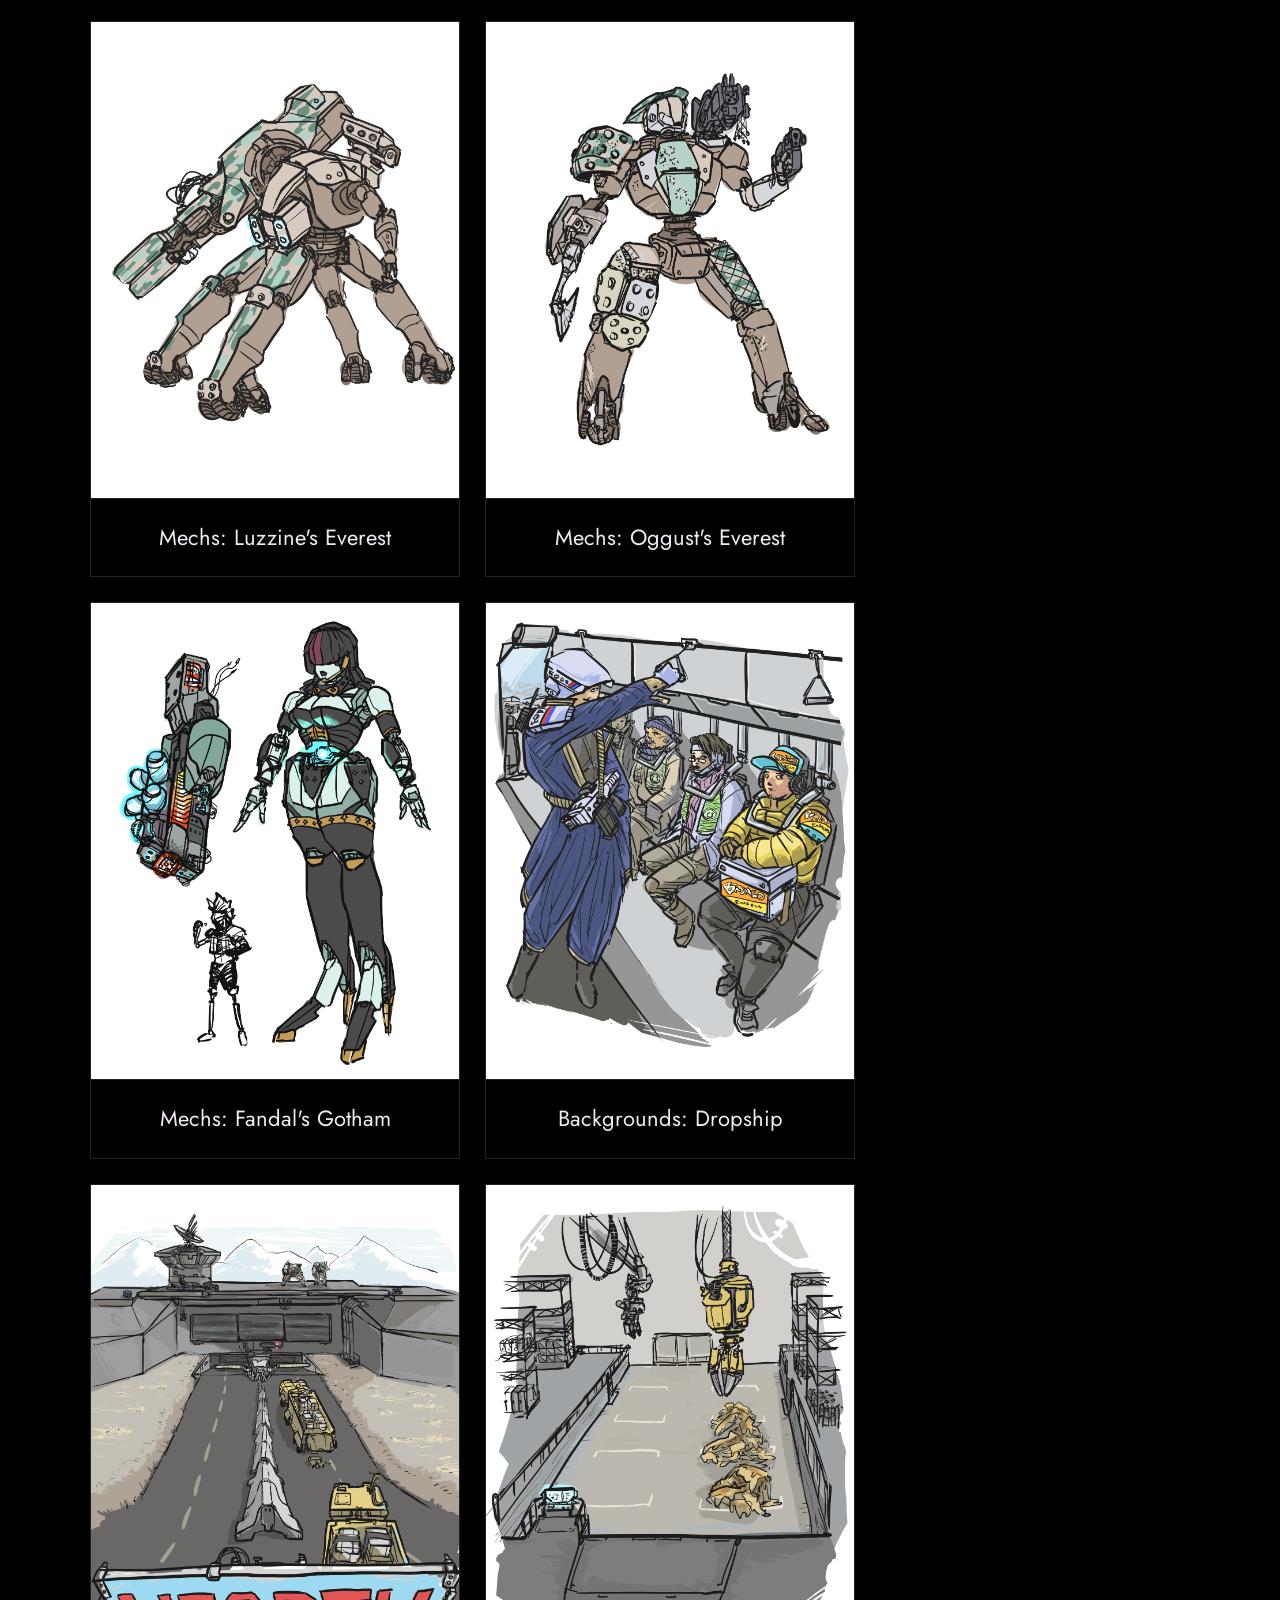
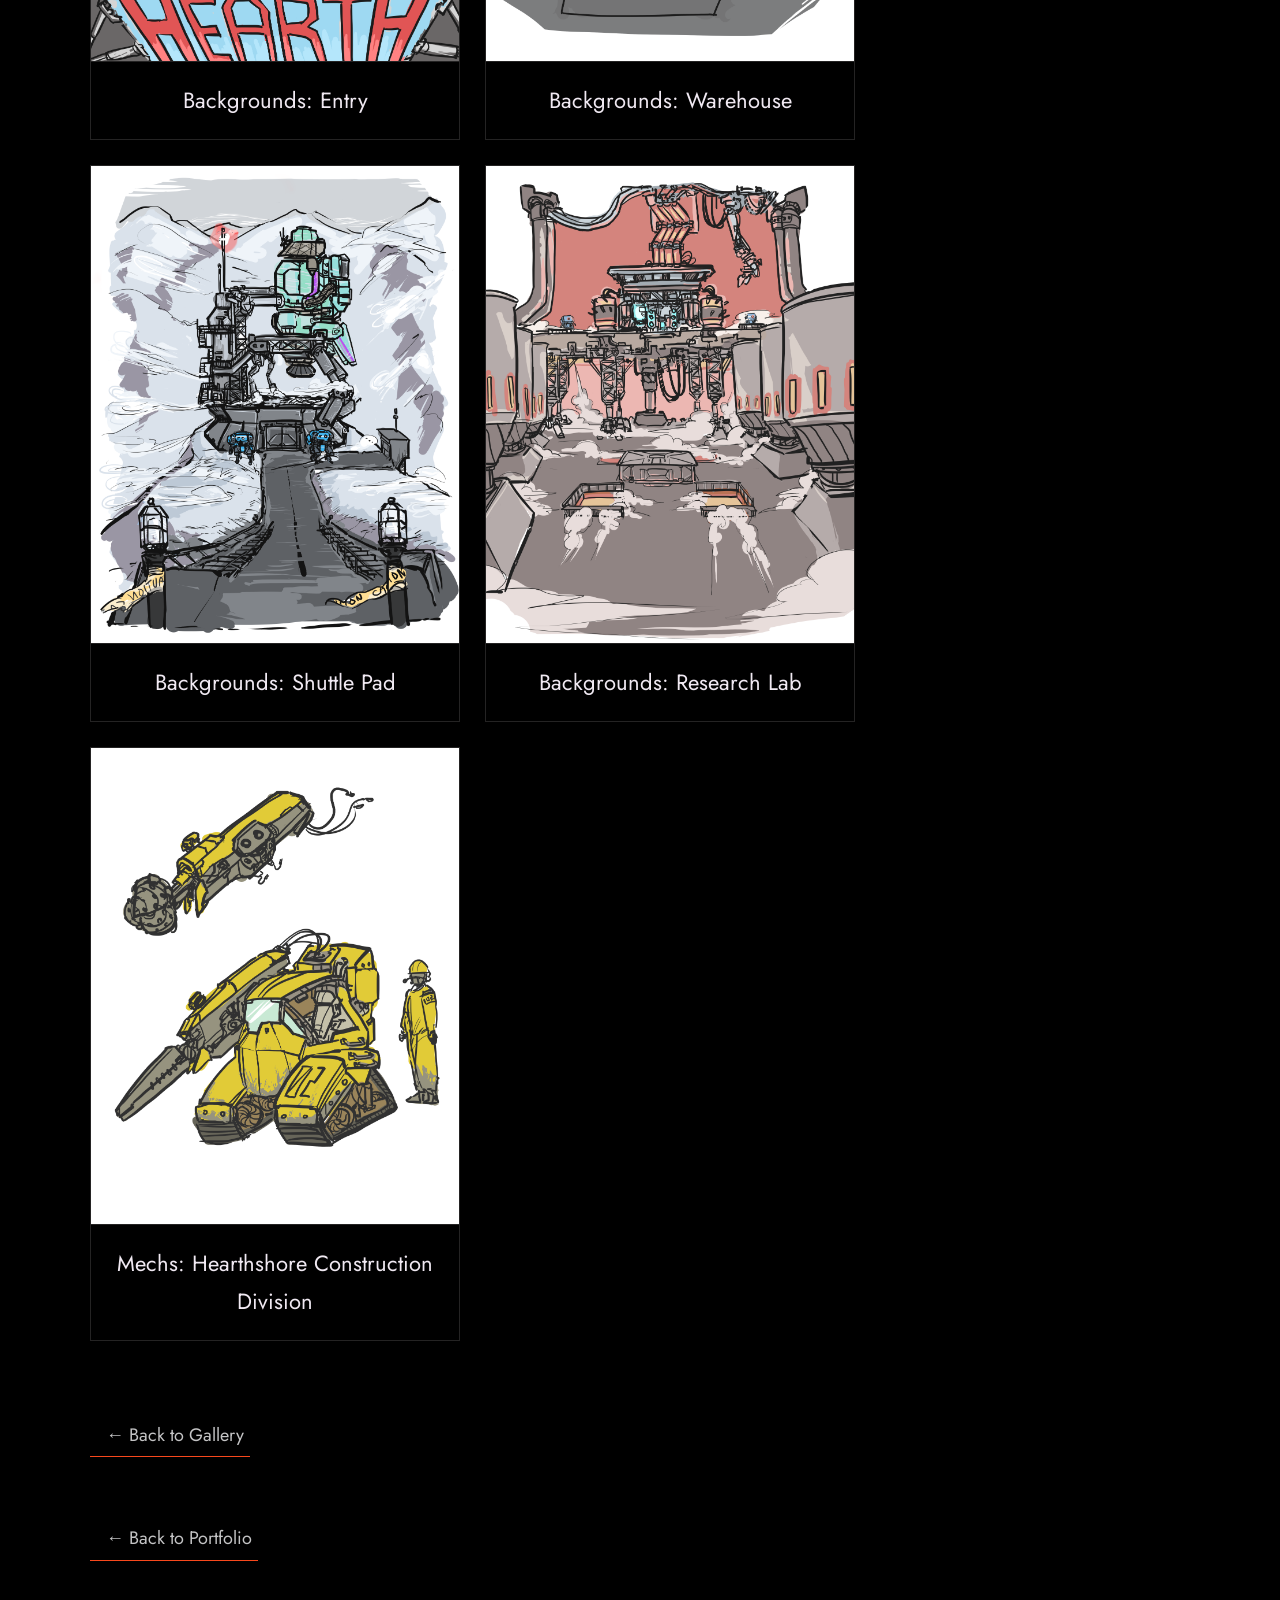
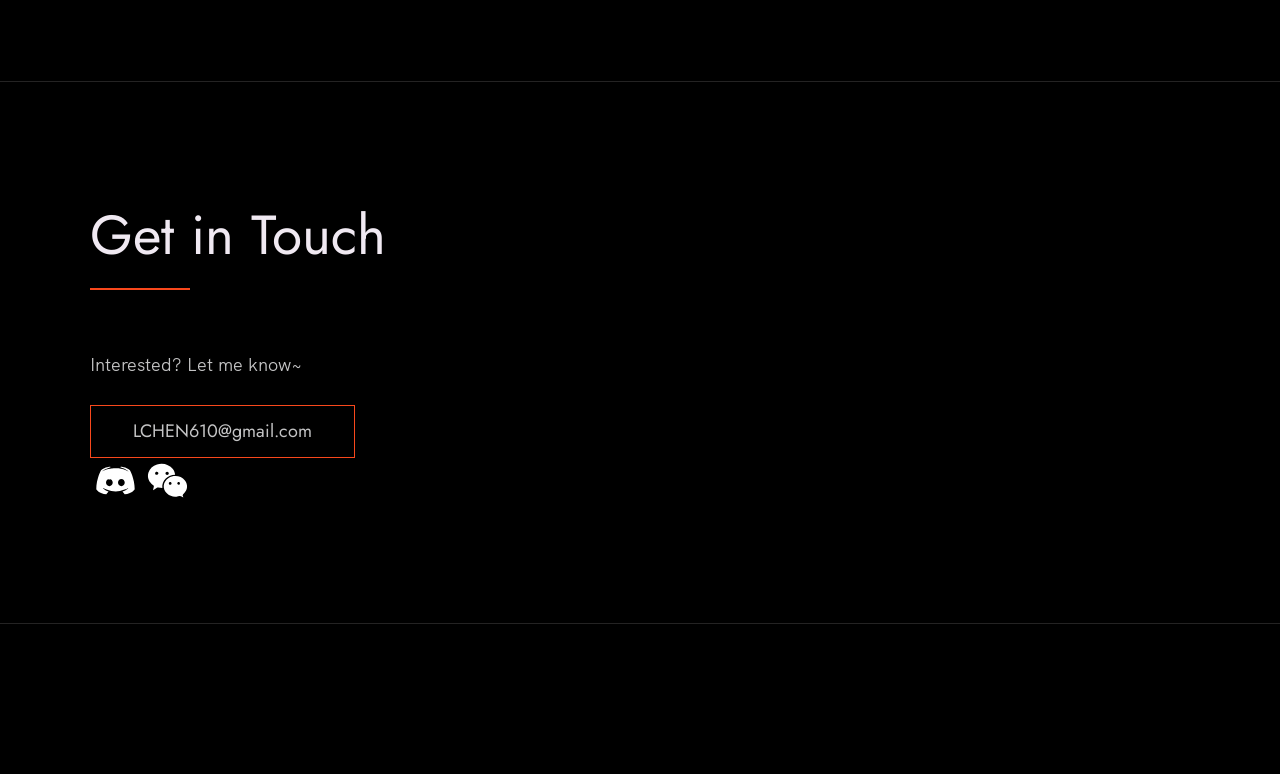
<file: lancer.html>
<!--

    empty space for peace of mind

-->

<!DOCTYPE html>
<html lang="en">

<head>
    <meta charset="UTF-8" />
    <meta name="viewport" content="width=device-width, initial-scale=1.0" />
    <link rel="shortcut icon" type="image/png" href="./images/favicon.png" />

    <title>
        Leon Ru-Liang Chen | Artwork
    </title>

    <meta name="description" content="Artwork gallery of Leon Ru-Liang Chen.">
    <meta name="keywords" content="Leon Chen, artwork, illustration, character design, concept art" />
    <link rel="stylesheet" href="style.css" />
</head>

<body>


    <main role="main">

        <!-- ***** Simple Header ***** -->

        <section class="gallery-section" id="gallery">
            <div class="row">




                <!-- ***** Artwork Gallery ***** -->
                <nav class="nav" role="navigation">
                    <a href="index.html">Back to Portfolio</a>
                    </ul>
                </nav>

                <h2>Lancer</h2>
                <p>Lancer is a tabletop RPG focused on mecha combat. Some friends wanted to play it, so i wrote them a module and acted as DM. This is the artwork used in the scenario.</p>

                <div class="gallery">

                    <div class="gallery-item">
                        <a target="_blank" href="./images/projects/gallery/lancer/char_oggust_luzzine.png">
                            <img src="./images/projects/gallery/lancer/char_oggust_luzzine.png" alt="Oggust and Luzzine">
                        </a>
                        <div class="desc">Characters: Oggust and Luzzine</div>
                    </div>

                    <div class="gallery-item">
                        <a target="_blank" href="./images/projects/gallery/lancer/char_fandal.png">
                            <img src="./images/projects/gallery/lancer/char_fandal.png" alt="Fandal">
                        </a>
                        <div class="desc">Characters: Fandal</div>
                    </div>


                    <div class="gallery-item">
                        <a target="_blank" href="./images/projects/gallery/lancer/mech_everest.png">
                            <img src="./images/projects/gallery/lancer/mech_everest.png" alt="Everest">
                        </a>
                        <div class="desc">Mechs: Everest</div>
                    </div>

                    <div class="gallery-item">
                        <a target="_blank" href="./images/projects/gallery/lancer/mech_hearthshore.png">
                            <img src="./images/projects/gallery/lancer/mech_hearthshore.png" alt="Hearthshore Security">
                        </a>
                        <div class="desc">Mechs: Hearthshore Security Suite</div>
                    </div>

                    <div class="gallery-item">
                        <a target="_blank" href="./images/projects/gallery/lancer/mech_luzz.png">
                            <img src="./images/projects/gallery/lancer/mech_luzz.png" alt="Luzzine's Mech">
                        </a>
                        <div class="desc">Mechs: Luzzine's Everest</div>
                    </div>

                    <div class="gallery-item">
                        <a target="_blank" href="./images/projects/gallery/lancer/mech_oggust.png">
                            <img src="./images/projects/gallery/lancer/mech_oggust.png" alt="Oggust's Mech">
                        </a>
                        <div class="desc">Mechs: Oggust's Everest</div>
                    </div>

                    <div class="gallery-item">
                        <a target="_blank" href="./images/projects/gallery/lancer/mech_gotham.png">
                            <img src="./images/projects/gallery/lancer/mech_gotham.png" alt="Fandal's Gotham">
                        </a>
                        <div class="desc">Mechs: Fandal's Gotham</div>
                    </div>

                    <div class="gallery-item">
                        <a target="_blank" href="./images/projects/gallery/lancer/location_dropship.png">
                            <img src="./images/projects/gallery/lancer/location_dropship.png" alt="Dropship">
                        </a>
                        <div class="desc">Backgrounds: Dropship</div>
                    </div>

                    <div class="gallery-item">
                        <a target="_blank" href="./images/projects/gallery/lancer/location_entry.png">
                            <img src="./images/projects/gallery/lancer/location_entry.png" alt="Entry">
                        </a>
                        <div class="desc">Backgrounds: Entry</div>
                    </div>

                    <div class="gallery-item">
                        <a target="_blank" href="./images/projects/gallery/lancer/location_warehouse.png">
                            <img src="./images/projects/gallery/lancer/location_warehouse.png" alt="Warehouse">
                        </a>
                        <div class="desc">Backgrounds: Warehouse</div>
                    </div>

                    <div class="gallery-item">
                        <a target="_blank" href="./images/projects/gallery/lancer/location_shuttles.png">
                            <img src="./images/projects/gallery/lancer/location_shuttles.png" alt="Shuttle Pad">
                        </a>
                        <div class="desc">Backgrounds: Shuttle Pad</div>
                    </div>

                    <div class="gallery-item">
                        <a target="_blank" href="./images/projects/gallery/lancer/location_research.png">
                            <img src="./images/projects/gallery/lancer/location_research.png" alt="Research Lab">
                        </a>
                        <div class="desc">Backgrounds: Research Lab</div>
                    </div>

                    <div class="gallery-item">
                        <a target="_blank" href="./images/projects/gallery/lancer/mech_construction.png">
                            <img src="./images/projects/gallery/lancer/mech_construction.png" alt="Construction Mechs">
                        </a>
                        <div class="desc">Mechs: Hearthshore Construction Division</div>
                    </div>

                    <!-- Add more artwork items here following the same pattern -->

                </div>

                <div class="project__links">
                    <a href="gallery.html#gallery" class="link__text">
                        <span>&larr;</span> Back to Gallery
                    </a>
                </div>

                <div class="project__links">
                    <a href="index.html#gallery" class="link__text">
                        <span>&larr;</span>  Back to Portfolio
                    </a>
                </div>

            </div>
        </section>

    </main>

    <!-- ***** Contact ***** -->

    <section class="contact" id="contact">
        <div class="row">
            <h2>Get in Touch</h2>
            <div class="contact__info">
                <p>
                    Interested? Let me know~
                </p>
                <a href="mailto:LCHEN610@gmail.com" class="btn">LCHEN610@gmail.com</a>

                <br>

                <a href="https://discord.com/users/313151250902417408" class="soc-icon" target="_blank" title="DM me on Discord">
                    <img src="./images/discord.svg" class="soc-icon__img" alt="Discord">
                </a>

                <a href="https://drive.google.com/file/d/1RKU5MowxjLIseKPr7pdMy1858zYE_E1R/view?usp=sharing" class="soc-icon" target="_blank" title="my WeChat QR">
                    <img src="./images/wechat.svg" class="soc-icon__img" alt="WeChat">
                </a>
            </div>
        </div>
    </section>

    <!-- ***** Footer ***** -->

    <footer role="contentinfo" class="footer">
        <div class="row">
            <ul class="footer__social-links">
            </ul>
        </div>
    </footer>

    <a href="#top" class="back-to-top" title="Back to Top">
        <img src="./images/arrow-up.svg" alt="Back to Top" class="back-to-top__image" />
    </a>
    <script src="./index.js"></script>
</body>

</html>
</file>
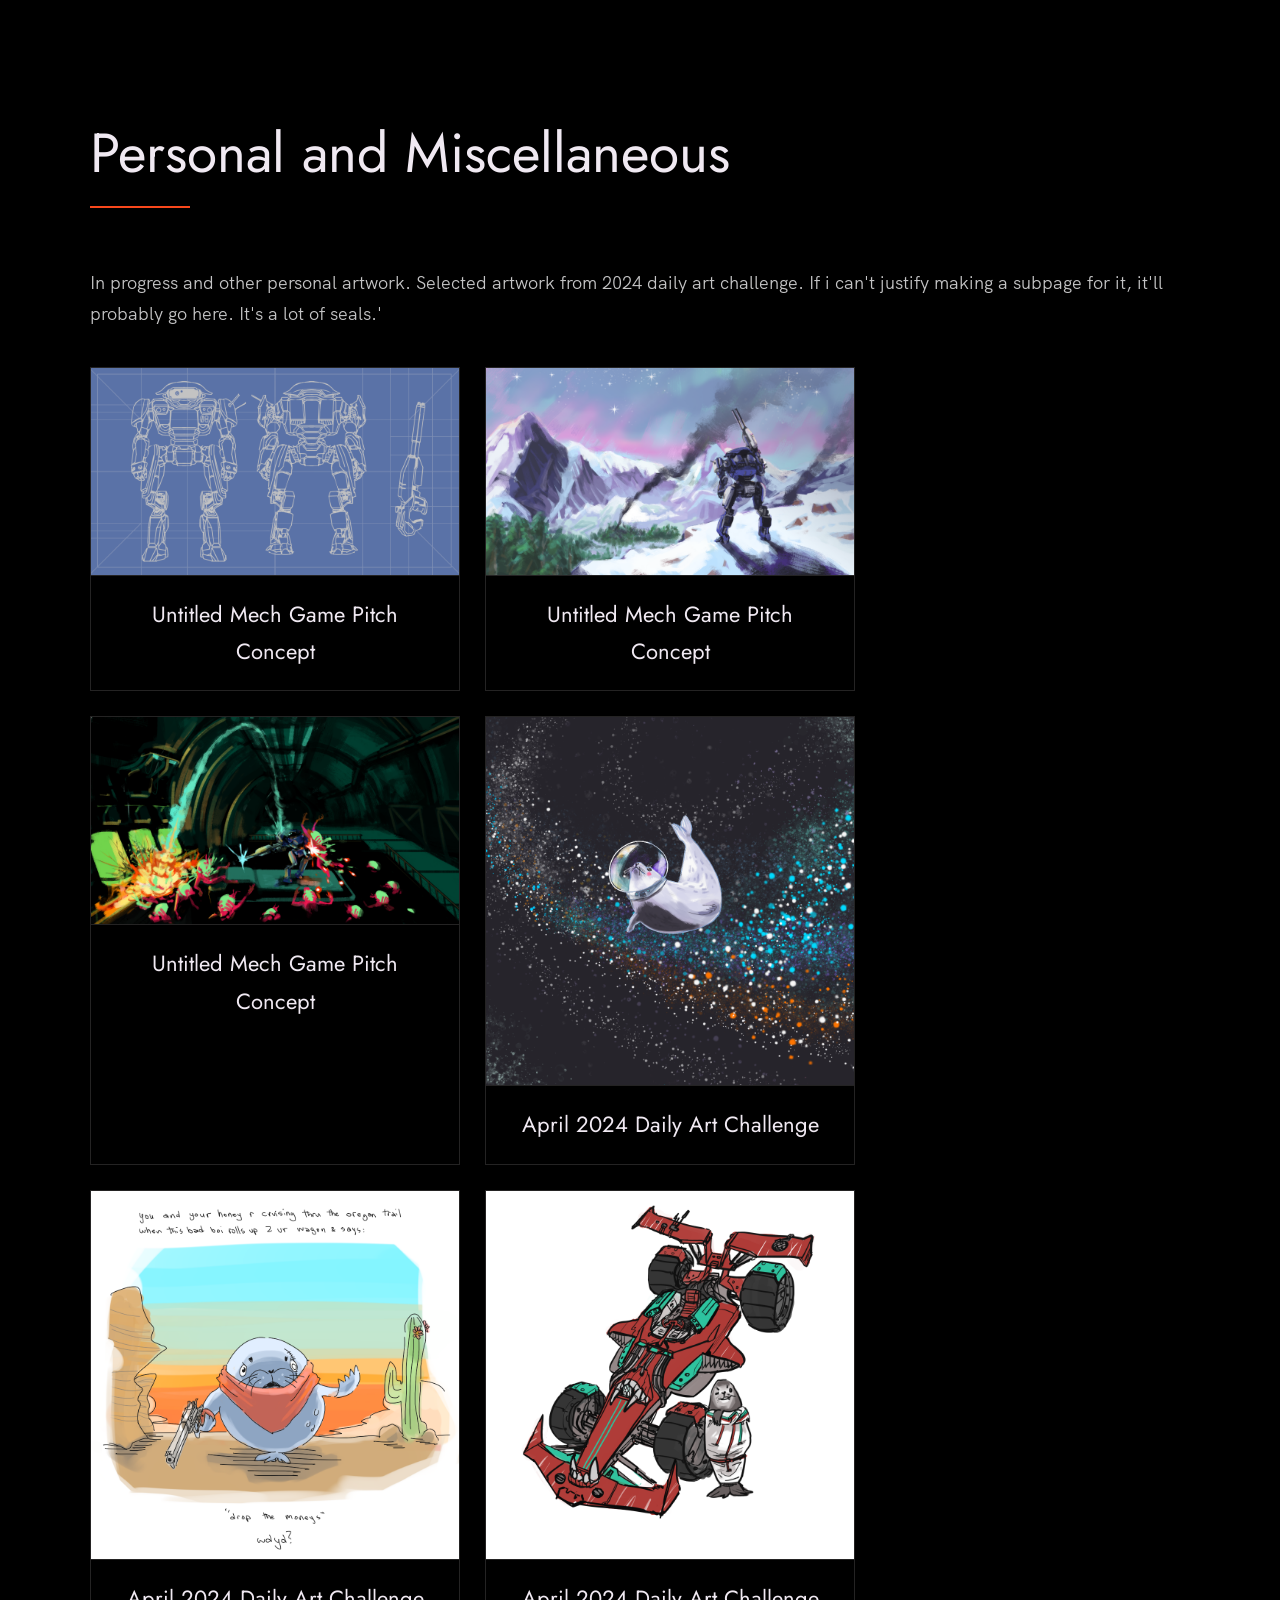
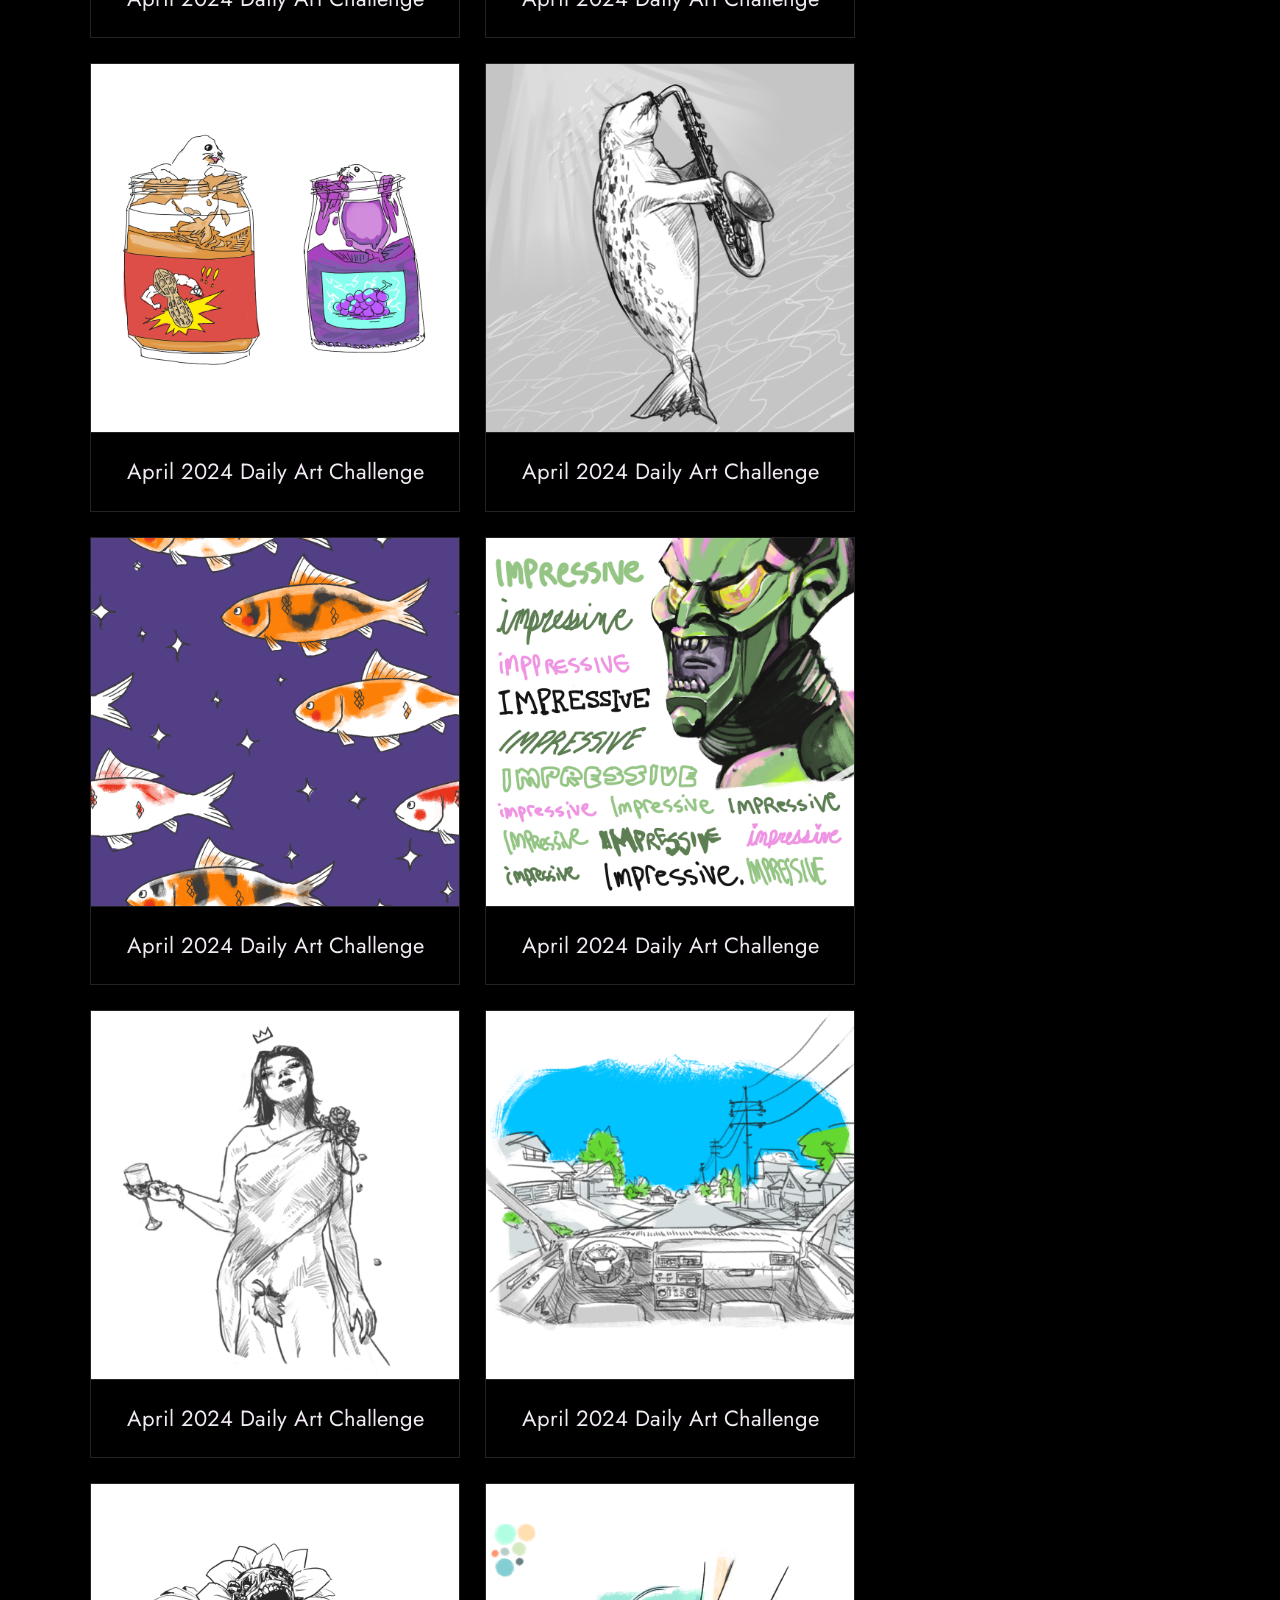
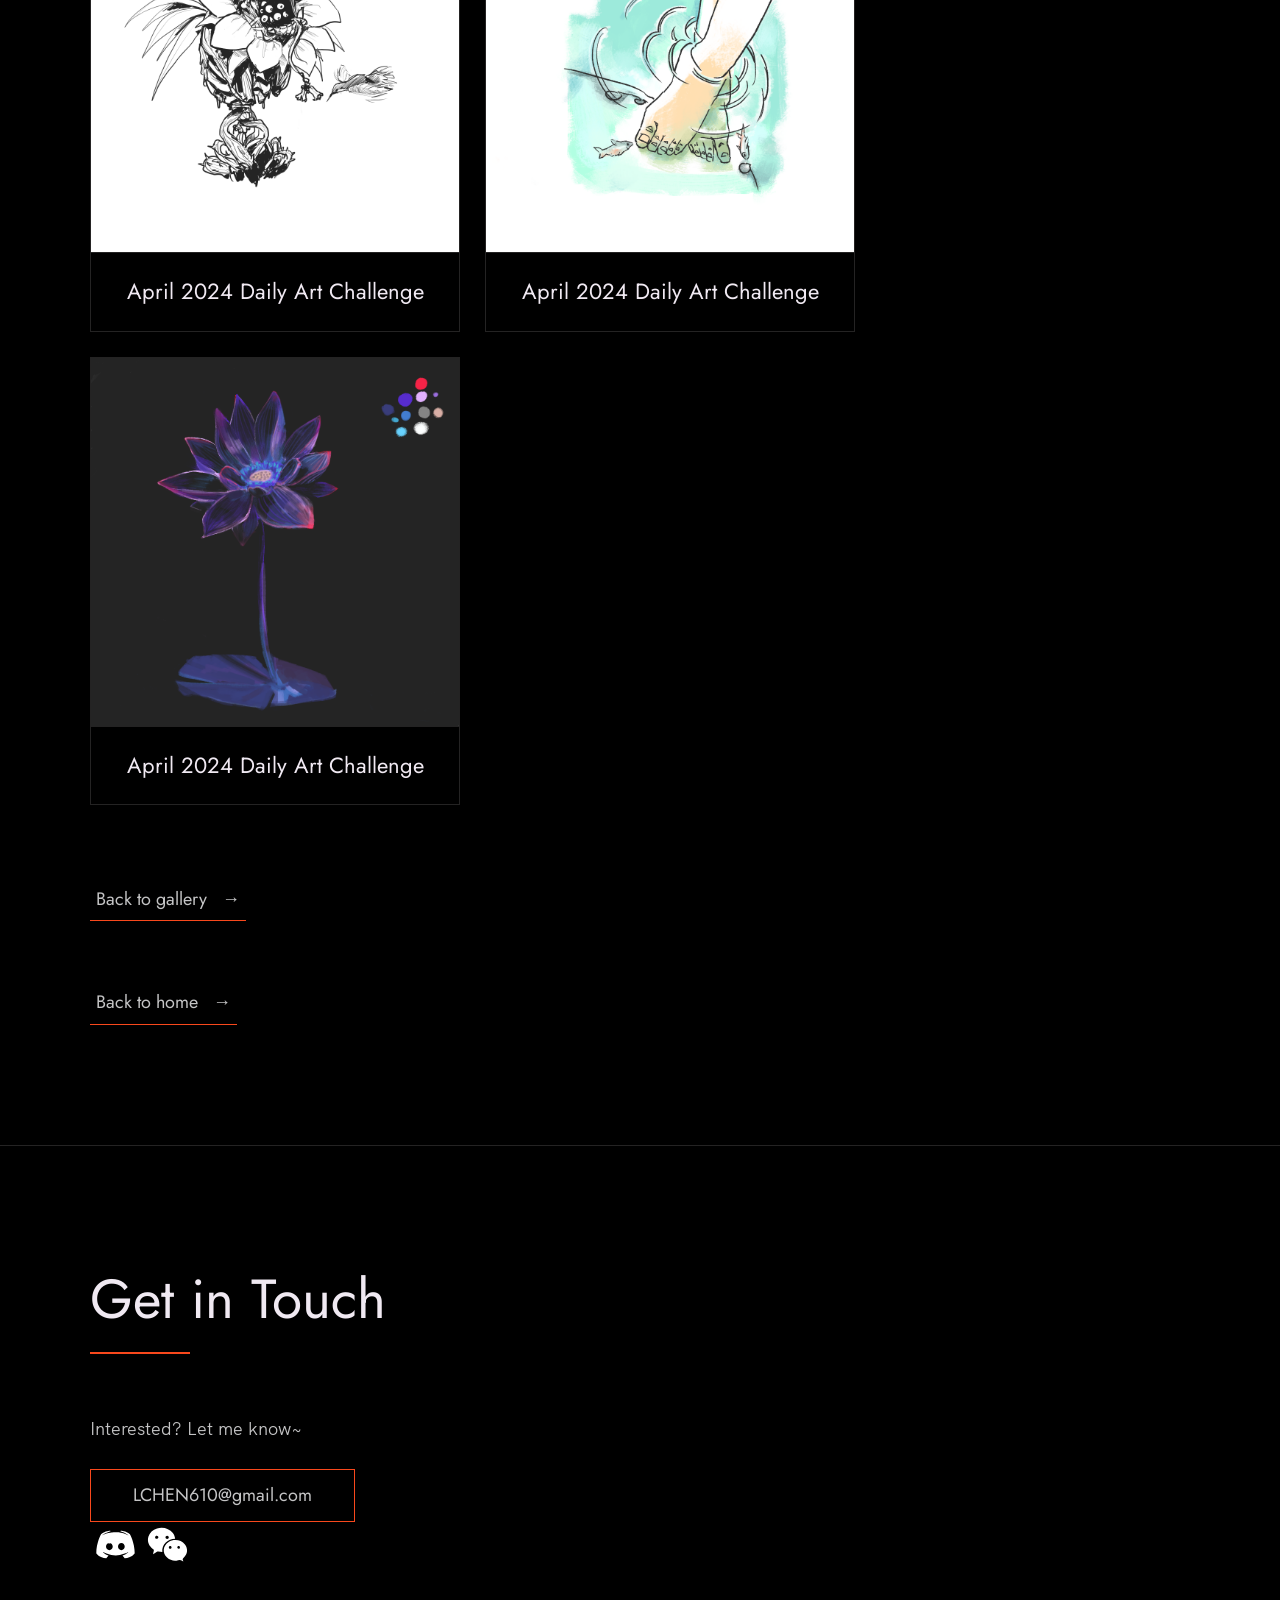
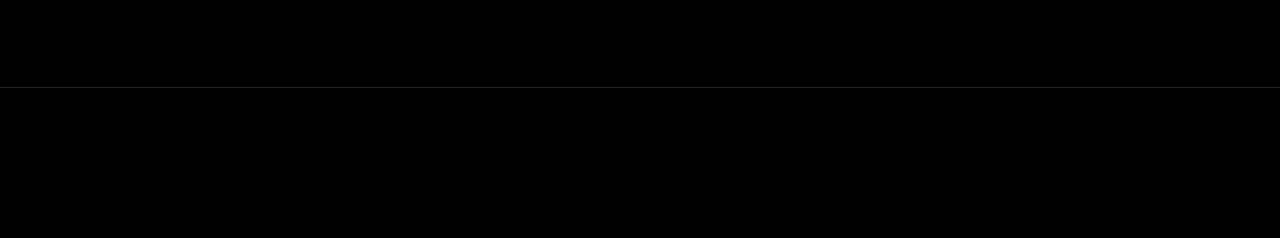
<file: personal.html>
<!--

    empty space for peace of mind

-->

<!DOCTYPE html>
<html lang="en">

<head>
    <meta charset="UTF-8" />
    <meta name="viewport" content="width=device-width, initial-scale=1.0" />
    <link rel="shortcut icon" type="image/png" href="./images/favicon.png" />

    <title>
        Leon Ru-Liang Chen | Artwork
    </title>

    <meta name="description" content="Artwork gallery of Leon Ru-Liang Chen.">
    <meta name="keywords" content="Leon Chen, artwork, illustration, character design, concept art" />
    <link rel="stylesheet" href="style.css" />
</head>

<body>


    <main role="main">

        <!-- ***** Simple Header ***** -->

        <section class="gallery-section" id="gallery">
            <div class="row">




                <!-- ***** Artwork Gallery ***** -->

                <h2>Personal and Miscellaneous</h2>
                <p>In progress and other personal artwork. Selected artwork from 2024 daily art challenge. If i can't justify making a subpage for it, it'll probably go here. It's a lot of seals.'</p>

                <div class="gallery">

                    <div class="gallery-item">
                        <a target="_blank" href="./images/projects/gallery/personal/add1.png">
                            <img src="./images/projects/gallery/personal/add1.png" alt="mech">
                        </a>
                        <div class="desc">Untitled Mech Game Pitch Concept</div>
                    </div>

                    <div class="gallery-item">
                        <a target="_blank" href="./images/projects/gallery/personal/add2.png">
                            <img src="./images/projects/gallery/personal/add2.png" alt="mech 2">
                        </a>
                        <div class="desc">Untitled Mech Game Pitch Concept</div>
                    </div>

                    <div class="gallery-item">
                        <a target="_blank" href="./images/projects/gallery/personal/add3.png">
                            <img src="./images/projects/gallery/personal/add3.png" alt="mech 3">
                        </a>
                        <div class="desc">Untitled Mech Game Pitch Concept</div>
                    </div>

                    <div class="gallery-item">
                        <a target="_blank" href="./images/projects/gallery/personal/add4.png">
                            <img src="./images/projects/gallery/personal/add4.png" alt="seals">
                        </a>
                        <div class="desc">April 2024 Daily Art Challenge</div>
                    </div>


                    <div class="gallery-item">
                        <a target="_blank" href="./images/projects/gallery/personal/add5.png">
                            <img src="./images/projects/gallery/personal/add5.png" alt="seals 2">
                        </a>
                        <div class="desc">April 2024 Daily Art Challenge</div>
                    </div>


                    <div class="gallery-item">
                        <a target="_blank" href="./images/projects/gallery/personal/add6.png">
                            <img src="./images/projects/gallery/personal/add6.png" alt="seals 3">
                        </a>
                        <div class="desc">April 2024 Daily Art Challenge</div>
                    </div>


                    <div class="gallery-item">
                        <a target="_blank" href="./images/projects/gallery/personal/add7.png">
                            <img src="./images/projects/gallery/personal/add7.png" alt="seals 4">
                        </a>
                        <div class="desc">April 2024 Daily Art Challenge</div>
                    </div>

                    <div class="gallery-item">
                        <a target="_blank" href="./images/projects/gallery/personal/add8.png">
                            <img src="./images/projects/gallery/personal/add8.png" alt="seals 5">
                        </a>
                        <div class="desc">April 2024 Daily Art Challenge</div>
                    </div>

                    <div class="gallery-item">
                        <a target="_blank" href="./images/projects/gallery/personal/add9.png">
                            <img src="./images/projects/gallery/personal/add9.png" alt="2024 daily">
                        </a>
                        <div class="desc">April 2024 Daily Art Challenge</div>
                    </div>

                    <div class="gallery-item">
                        <a target="_blank" href="./images/projects/gallery/personal/add10.png">
                            <img src="./images/projects/gallery/personal/add10.png" alt="2024 daily">
                        </a>
                        <div class="desc">April 2024 Daily Art Challenge</div>
                    </div>


                    <div class="gallery-item">
                        <a target="_blank" href="./images/projects/gallery/personal/add11.png">
                            <img src="./images/projects/gallery/personal/add11.png" alt="2024 daily">
                        </a>
                        <div class="desc">April 2024 Daily Art Challenge</div>
                    </div>

                    <div class="gallery-item">
                        <a target="_blank" href="./images/projects/gallery/personal/add12.png">
                            <img src="./images/projects/gallery/personal/add12.png" alt="2024 daily">
                        </a>
                        <div class="desc">April 2024 Daily Art Challenge</div>
                    </div>

                    <div class="gallery-item">
                        <a target="_blank" href="./images/projects/gallery/personal/add13.png">
                            <img src="./images/projects/gallery/personal/add13.png" alt="2024 daily">
                        </a>
                        <div class="desc">April 2024 Daily Art Challenge</div>
                    </div>

                    <div class="gallery-item">
                        <a target="_blank" href="./images/projects/gallery/personal/add14.png">
                            <img src="./images/projects/gallery/personal/add14.png" alt="2024 daily">
                        </a>
                        <div class="desc">April 2024 Daily Art Challenge</div>
                    </div>

                    <div class="gallery-item">
                        <a target="_blank" href="./images/projects/gallery/personal/add15.png">
                            <img src="./images/projects/gallery/personal/add15.png" alt="2024 daily">
                        </a>
                        <div class="desc">April 2024 Daily Art Challenge</div>
                    </div>


                    <!-- Add more artwork items here following the same pattern -->

                </div>

                <div class="project__links">
                    <a href="gallery.html#gallery" class="link__text">
                        Back to gallery <span>&rarr;</span>
                    </a>
                </div>

                <div class="project__links">
                    <a href="index.html#gallery" class="link__text">
                        Back to home <span>&rarr;</span>
                    </a>
                </div>

            </div>
        </section>

    </main>

    <!-- ***** Contact ***** -->

    <section class="contact" id="contact">
        <div class="row">
            <h2>Get in Touch</h2>
            <div class="contact__info">
                <p>
                    Interested? Let me know~
                </p>
                <a href="mailto:LCHEN610@gmail.com" class="btn">LCHEN610@gmail.com</a>

                <br>

                <a href="https://discord.com/users/313151250902417408" class="soc-icon" target="_blank" title="DM me on Discord">
                    <img src="./images/discord.svg" class="soc-icon__img" alt="Discord">
                </a>

                <a href="https://drive.google.com/file/d/1RKU5MowxjLIseKPr7pdMy1858zYE_E1R/view?usp=sharing" class="soc-icon" target="_blank" title="my WeChat QR">
                    <img src="./images/wechat.svg" class="soc-icon__img" alt="WeChat">
                </a>
            </div>
        </div>
    </section>

    <!-- ***** Footer ***** -->

    <footer role="contentinfo" class="footer">
        <div class="row">
            <ul class="footer__social-links">
            </ul>
        </div>
    </footer>

    <a href="#top" class="back-to-top" title="Back to Top">
        <img src="./images/arrow-up.svg" alt="Back to Top" class="back-to-top__image" />
    </a>
    <script src="./index.js"></script>
</body>

</html>
</file>
<file: style.css>
/* --------------------------------------- */
/* ----- Basic Setup ----- */
/* --------------------------------------- */

@font-face {
    font-family: 'Hk Grotesk';
    font-style: normal;
    font-weight: 400;
    src: url('./fonts/HKGrotesk-Regular.woff') format('woff');
}

@font-face {
    font-family: 'Jost';
    font-style: normal;
    font-weight: 400;
    src: url('./fonts/Jost-Regular.ttf') format('woff');
}

* {
    margin: 0;
    padding: 0;
    list-style: none;
    box-sizing:inherit;
}

:root {
    --font-size-small: 1.8rem;
    --font-size-normal: 2.2rem;
    --font-size-medium: 2.8rem;
    --font-size-medium-1: 3.6rem;
    --font-size-large: 5.5rem;
    --font-size-huge: 7.5rem;
    --font-stack: 'Hk Grotesk', sans-serif;
    --line-height-normal: 1.7;
    --line-height-small: 1.2;
    --black: #000;
    --orange: #f8481c;
    --white: #f0e9f2;
    --white-1: #e5e5e6da;
    --container-max-width: 1180px;
    --container-normal-width: 800px;
    --container-medium-width: 700px;
    --container-small-width: 500px;
    --gutter-huge: 12rem;
    --gutter-medium: 6rem;
    --gutter-normal: 3rem;
    --gutter-small-1: 2.5rem;
    --gutter-small: 2rem;
    --border-light: 1px solid rgb(36, 35, 35);
}

html {
    font-size: 62.5%; /* (16/10)*100 = 62.5% => 1rem = 10px */
    box-sizing: border-box;
    scroll-behavior: smooth;
}

@media(max-width: 1000px) {
    html {
        font-size: 52%;
    }
}

body {
    font-size: var(--font-size-small);
    font-family: var(--font-stack);
    font-weight: 400;
    color: var(--white-1);
    line-height: var(--line-height-normal);
    background: var(--black);
    overflow-x: hidden;
}

.row {
    max-width: var(--container-max-width);
    margin: 0 auto;
}

@media(max-width: 1340px) {
    .row {
        max-width: 1100px;
    }
}

@media(max-width: 1240px) {
    .row {
        padding: 0 var(--gutter-medium);
    }
}

@media(max-width: 600px) {
    .row {
        padding: 0 var(--gutter-normal);
    }
}

@media(max-width: 600px) {
    .row {
        padding: 0 var(--gutter-small);
    }
}

section {
    padding: var(--gutter-huge) 0;
    border-bottom: var(--border-light);
}

img {
    object-fit: contain;
    max-width: 100%;
}

/* --------------------------------------- */
/* ----- Headlines and Paragraphs ----- */
/* --------------------------------------- */

h1,
h2,
h3 {
    font-family: 'Jost', sans-serif;
    font-weight: 400;
    line-height: var(--line-height-small);
    color: var(--white);
}

.heading-primary {
    line-height: 1;
    font-size: var(--font-size-huge);
    font-weight: 400;
}

@media(max-width: 900px) {
    .heading-primary {
        font-size: 6.5rem;
    }
}

h2 {
    font-size: var(--font-size-large);
    margin-bottom: var(--gutter-medium);
}

    h2::after {
        content: '';
        display: block;
        height: 2px;
        width: 10rem;
        background: var(--orange);
        margin: var(--gutter-small) 0;
    }

h3 {
    font-size: var(--font-size-medium-1);
    vertical-align: middle;
    margin-bottom: var(--gutter-small);
    display: flex;
    align-items: center;
    gap: 0.5rem;
}

.date-small{
    font-size: 0.5em;
    vertical-align: super;
}

@media(max-width: 500px) {
    .heading-primary {
        font-size: var(--font-size-large);
    }

    h2 {
        font-size: var(--font-size-medium-1);
    }

    h3 {
        font-size: var(--font-size-medium);
    }
}

p {
    margin: var(--gutter-small-1) 0;
}

@media(max-width: 900px) {
    p {
        max-width: var(--container-small-width);
    }
}

/* --------------------------------------- */
/* ----- Buttons and Links ----- */
/* --------------------------------------- */

a {
    color: var(--white);
    font-weight: 400;
    font-family: 'Jost', sans-serif;
    transition: all .2s;
    outline: 2px solid transparent;
}

::-moz-focus-inner {
    border: 0;
}

button:focus,
a:focus {
    outline: 2px solid var(--orange);
}

body:not(.user-is-tabbing) button:focus,
body:not(.user-is-tabbing) a:focus {
    outline: none;
}

.link:hover {
    color: var(--orange);
}

.btn {
    position: relative;
    display: inline-block;
    padding: 1rem 4.2rem;
    text-decoration: none;
    color: inherit;
    border: 1px solid var(--orange);
    font-weight: 400;
}

    .btn:focus {
        outline: none;
    }

    .btn::after {
        content: '';
        display: block;
        position: absolute;
        top: 0;
        left: 0;
        right: 100%;
        background: var(--white);
        height: 100%;
        z-index: -1;
        transition: all 0.2s cubic-bezier(1, 0.68, 0.16, 0.9);
    }

    .btn:hover::after,
    .btn:focus::after {
        right: 0;
        background: var(--orange);
    }

.btn--orange {
    background: var(--orange);
    transition: all 0.2s;
}

    .btn--orange::after {
        display: none;
    }

    .btn--orange:hover,
    .btn--orange:focus {
        background: transparent;
    }

.link__text {
    position: relative;
    display: inline-block;
    padding: .6rem;
    color: inherit;
    text-decoration: none;
    border-bottom: 1px solid var(--orange);
}

    .link__text::after {
        content: '';
        display: block;
        position: absolute;
        top: 0;
        left: 0;
        right: 100%;
        background: var(--white);
        height: 100%;
        z-index: -1;
        transition: all 0.2s cubic-bezier(1, 0.68, 0.16, 0.9);
    }

    .link__text:focus {
        outline: none;
    }

        .link__text:hover::after,
        .link__text:focus:after {
            right: 0;
            background: var(--orange);
        }

    .link__text span {
        padding-left: 1rem;
        font-family: sans-serif;
    }

/* ----- Back to Top ----- */

.back-to-top {
    position: fixed;
    bottom: 4rem;
    right: 4rem;
    display: flex;
    justify-content: center;
    align-items: center;
    height: 5.5rem;
    width: 5.5rem;
    background-color: var(--orange);
    border-radius: 50%;
    z-index: 10;
    visibility: hidden;
    transition: all .4s;
}

.back-to-top__image {
    height: 70%;
}

@media(max-width: 900px) {
    .back-to-top {
        right: 2rem;
    }
}

@media(max-width: 500px) {
    .back-to-top {
        right: 1rem;
    }
}

/* --------------------------------------- */
/* ----- Navigation ----- */
/* --------------------------------------- */

.nav {
    display: flex;
    justify-content: flex-end;
    padding: var(--gutter-normal) 0;
}

.nav__items {
    display: flex;
    list-style: none;
}

.nav__item:not(:last-child) {
    margin-right: var(--gutter-medium);
}

@media(max-width: 500px) {
    .nav {
        justify-content: center;
    }
}

@media(max-width: 400px) {
    .nav__item:not(:last-child) {
        margin-right: var(--gutter-normal);
    }
}

@media(max-width: 300px) {
    .nav {
        font-size: var(--font-size-small);
    }
}

.nav__link {
    position: relative;
    display: inline-block;
    padding: 1rem 0;
    text-decoration: none;
    color: inherit;
    transition: all .2s;
}

    .nav__link::after {
        content: '';
        position: absolute;
        bottom: 0;
        left: 0;
        right: 100%;
        display: inline-block;
        height: 1rem;
        background: var(--white);
        transition: all 0.25s cubic-bezier(1, 0.68, 0.16, 0.9);
    }

    .nav__link:hover {
        color: var(--orange);
    }

        .nav__link:hover::after {
            right: 0;
            height: 2px;
            background: var(--orange);
        }

/* --------------------------------------- */
/* ----- Header ----- */
/* --------------------------------------- */

.header {
    background: linear-gradient(rgba(0,0,0, .1), rgba(0,0,0, .4)), url('./images/header.png');
    height: 100vh;
    background-size: cover;
    background-position: center;
    background-attachment: fixed;
    font-size: var(--font-size-normal);
}

.project-header {
    background: linear-gradient(rgba(0,0,0, .1), rgba(0,0,0, .4)), var(--header-image);
    height: 60vh;
    background-size: cover;
    background-position: center;
    background-attachment: fixed;
    font-size: var(--font-size-normal);
}


.project--header__text {
    position: absolute;
    top: 50%;
    display: flex;
    justify-content: center;
    text-align: center;
    align-items: center; /* Vertical centering */
    height: 200px;
}



.header__text {
    position: absolute;
    top: 50%;
    transform: translateY(-50%);
}

    .header__text p {
        margin: 1.5rem 0 3.5rem;
        max-width: var(--container-medium-width);
        font-family: 'Jost', sans-serif;
        font-size: var(--font-size-medium);
    }

@media(max-width: 500px) {
    .header {
        text-align: center;
    }

    .header__text p {
        transform: scale(.8);
    }
}


/* --------------------------------------- */
/* ----- Page Banner (sub-pages) ----- */
/* --------------------------------------- */

.page-banner {
    padding: var(--gutter-huge) 0 var(--gutter-medium);
    border-bottom: var(--border-light);
    background: var(--black);
}

    .page-banner h1 {
        font-family: 'Jost', sans-serif;
        font-size: var(--font-size-large);
        font-weight: 400;
        line-height: var(--line-height-small);
        color: var(--white);
    }

        .page-banner h1::after {
            content: '';
            display: block;
            height: 2px;
            width: 10rem;
            background: var(--orange);
            margin: var(--gutter-small) 0;
        }

    .page-banner p {
        font-family: 'Jost', sans-serif;
        font-size: var(--font-size-normal);
        color: var(--white-1);
        max-width: var(--container-medium-width);
    }



/* --------------------------------------- */
/* ----- project ----- */
/* --------------------------------------- */

.project__box {
    display: flex;
    align-items: center;
}

@media(max-width: 900px) {
    .project__box {
        align-items: initial;
        flex-direction: column-reverse;
    }
}

.project__box:not(:last-child) {
    margin-bottom: 5rem;
}

@media(max-width: 500px) {
    .project__box:not(:last-child) {
        margin-bottom: 20rem;
    }
}

.project__links {
    display: flex;
    align-items: center;
}

.project__text {
    flex: auto;
}

.project__list {
    /* list-style-type: square; */
    list-style-position: inside;
    margin-bottom: var(--gutter-normal);
}

.icon-btn {
    display: inline-block; /* keeps icon inline with text */
    line-height: 1; /* removes extra height below image */
    text-decoration: none; /* removes any underline (never hurts) */
}

/* The SVG image itself */
.icon-btn__img {
    width: 5rem; /* or any size you prefer */
    height: auto; /* maintains aspect ratio */
    vertical-align: middle; /* aligns with surrounding text */
    display: inline-block; /* ensures proper box model */
    transition: opacity 0.2s ease;
}

/* Optional hover effect for the button */
.icon-btn:hover .icon-btn__img {
    opacity: 0.8;
    transform: scale(1.02);
}




.soc-icon {
    display: inline-block; /* keeps icon inline with text */
    line-height: 1; /* removes extra height below image */
    gap: 0.5rem;
    text-decoration: none;
}

.soc-icon__img {
    width: 4.5rem; /* or any size you prefer */
    height: auto; /* maintains aspect ratio */
    vertical-align: middle; /* aligns with surrounding text */
    display: inline-block; /* ensures proper box model */
    transition: opacity 0.2s ease;
    gap: 0.5rem;
    margin-left: 0.25rem;
}

.soc-icon:hover .soc-icon__img {
    opacity: 0.8;
    transform: scale(1.02);
}


    .project__code {
    display: block;
    height: 3rem;
    margin-left: var(--gutter-normal);
    transition: all .3s;
}

    .project__code:hover {
        transform: scale(1.2);
    }

.project__image-box {
    margin-bottom: var(--gutter-normal);
    padding: 4rem;
}

@media(min-width: 901px) {
    .project__image-box {
        flex: auto;
        margin: 0 0 0 10rem;
    }
}

@media(max-width: 900px) {
    .project__code {
        height: 4rem;
    }
}


/* --------------------------------------- */
/* ----- Gallery ----- */
/* --------------------------------------- */
.gallery {
    display: flex;
    flex-wrap: wrap;
    justify-content: flex-start;
    margin: 0 calc(-1 * var(--gutter-small-1) / 2);
}

.gallery-item {
    position: relative;
    margin: calc(var(--gutter-small-1) / 2);
    width: 37rem;
    background: var(--black);
    border: var(--border-light);
    transition: all 0.3s cubic-bezier(1, 0.68, 0.16, 0.9);
    overflow: hidden;
}

    .gallery-item:hover {
        border-color: var(--orange);
    }

    .gallery-item a {
        display: block;
        text-decoration: none;
    }

    .gallery-item img {
        width: 100%;
        height: auto;
        display: block;
        transition: transform 0.4s cubic-bezier(1, 0.68, 0.16, 0.9), opacity 0.4s ease;
    }

    .gallery-item:hover img {
        transform: scale(1.04);
        opacity: 0.85;
    }

    .gallery-item div.desc {
        padding: var(--gutter-small);
        text-align: center;
        border-top: var(--border-light);
        font-family: 'Jost', sans-serif;
        font-size: var(--font-size-normal);
        color: var(--white);
        transition: color 0.2s ease, border-color 0.3s ease;
    }

    .gallery-item:hover div.desc {
        color: var(--orange);
        border-top-color: var(--orange);
    }

.desc__title {
    display: block;
    font-family: 'Jost', sans-serif;
    font-size: var(--font-size-medium);
    line-height: var(--line-height-small);
    color: var(--white);
    margin-bottom: 0.4rem;
    transition: color 0.2s ease;
}

.gallery-item:hover .desc__title {
    color: var(--orange);
}

.desc__meta {
    display: block;
    font-family: 'Jost', sans-serif;
    font-size: var(--font-size-small);
    color: var(--white-1);
    opacity: 0.7;
    letter-spacing: 0.02em;
}


    /* Orange sweep underline along bottom of card � matches .btn / .nav__link */
    .gallery-item::after {
        content: '';
        position: absolute;
        bottom: 0;
        left: 0;
        right: 100%;
        height: 2px;
        background: var(--orange);
        transition: all 0.3s cubic-bezier(1, 0.68, 0.16, 0.9);
    }

    .gallery-item:hover::after {
        right: 0;
    }

/* Responsive */
@media(max-width: 900px) {
    .gallery-item {
        width: calc(50% - var(--gutter-small-1));
    }
}

@media(max-width: 600px) {
    .gallery {
        margin: 0;
    }

    .gallery-item {
        width: 100%;
        margin: 0 0 var(--gutter-small) 0;
    }
}

/* Give the gallery section a bit of breathing room below the grid */
.gallery-section .project__links {
    margin-top: var(--gutter-medium);
}

/* --------------------------------------- */
/* ----- Portfolio Album Gallery ----- */
/* --------------------------------------- */




/* --------------------------------------- */
/* ----- Portfolio Slides ----- */
/* --------------------------------------- */




/* Container for horizontal scrolling */


.port-slider {
    max-width: 1200px; /* comfortable reading width */
    margin: 0 auto; /* centers the whole block horizontally */
    display: flex;
    flex-direction: column; /* stacks images vertically */
    align-items: center; /* centers each image inside the column */
    gap: 1.5rem; /* space between images */
}

/* Each image */
.port-page {
    max-width: 150%; /* scales down to fit container */
    height: auto; /* keeps aspect ratio */
    display: block; /* removes extra inline spacing */
}


    /* Optional: on larger screens, limit max width */
@media (min-width: 1200px) {
    .port-page {
        max-width: 800px; /* comfortable reading width */
    }

    .port-slider-wrapper {
        max-width: 1000px;
        margin: 0 auto;
    }
}

    /* --------------------------------------- */
    /* ----- About ----- */
    /* --------------------------------------- */

    .about__content {
    display: flex;
    flex-direction: row-reverse;
    align-items: center;
}

@media(max-width: 900px) {
    .about__content {
        flex-direction: column-reverse;
        align-items: initial;
    }
}

.about__photo-container {
    margin-bottom: var(--gutter-normal);
}

@media(min-width: 901px) {
    .about__text {
        flex: 0 0 35%;
    }

    .about__photo-container {
        flex: 1;
        margin: 0 var(--gutter-huge) 0 0;
    }
}

/* --------------------------------------- */
/* ----- Contact ----- */
/* --------------------------------------- */

.contact__info {
    max-width: var(--container-medium-width);
}

/* --------------------------------------- */
/* ----- Footer ----- */
/* --------------------------------------- */

.footer {
    text-align: center;
    padding: var(--gutter-medium) 0 var(--gutter-normal);
}

.footer__social-links {
    display: flex;
    justify-content: center;
    padding: var(--gutter-normal) 0;
    list-style: none;
}

.footer__social-link-item:not(:last-of-type) {
    margin-right: var(--gutter-small);
}

.footer__social-image {
    height: 4rem;
}

.footer__github-buttons {
    display: flex;
    justify-content: center;
}

    .footer__github-buttons iframe {
        height: 2.5rem;
        width: 84px;
        transform: translateY(3px);
    }

@media(max-width: 500px) {
    .footer {
        padding: var(--gutter-medium) 0;
    }
}
</file>
